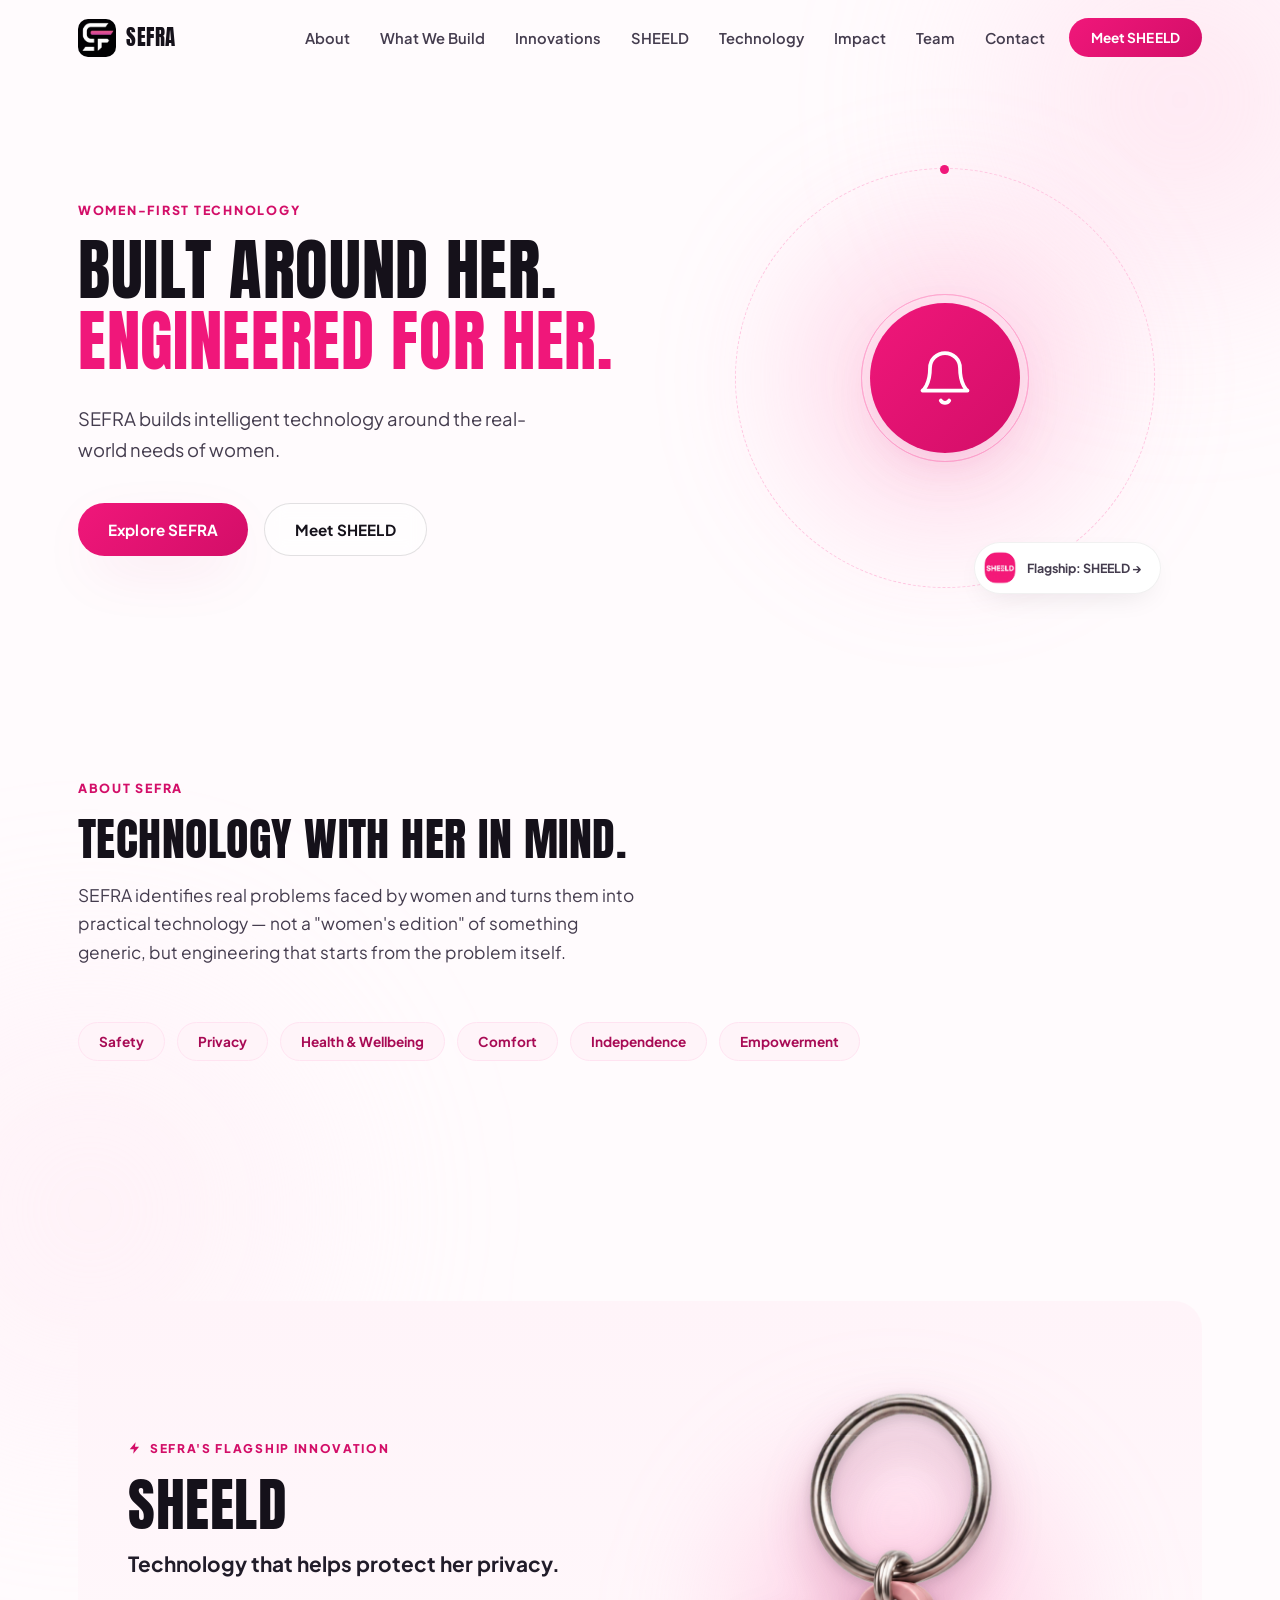
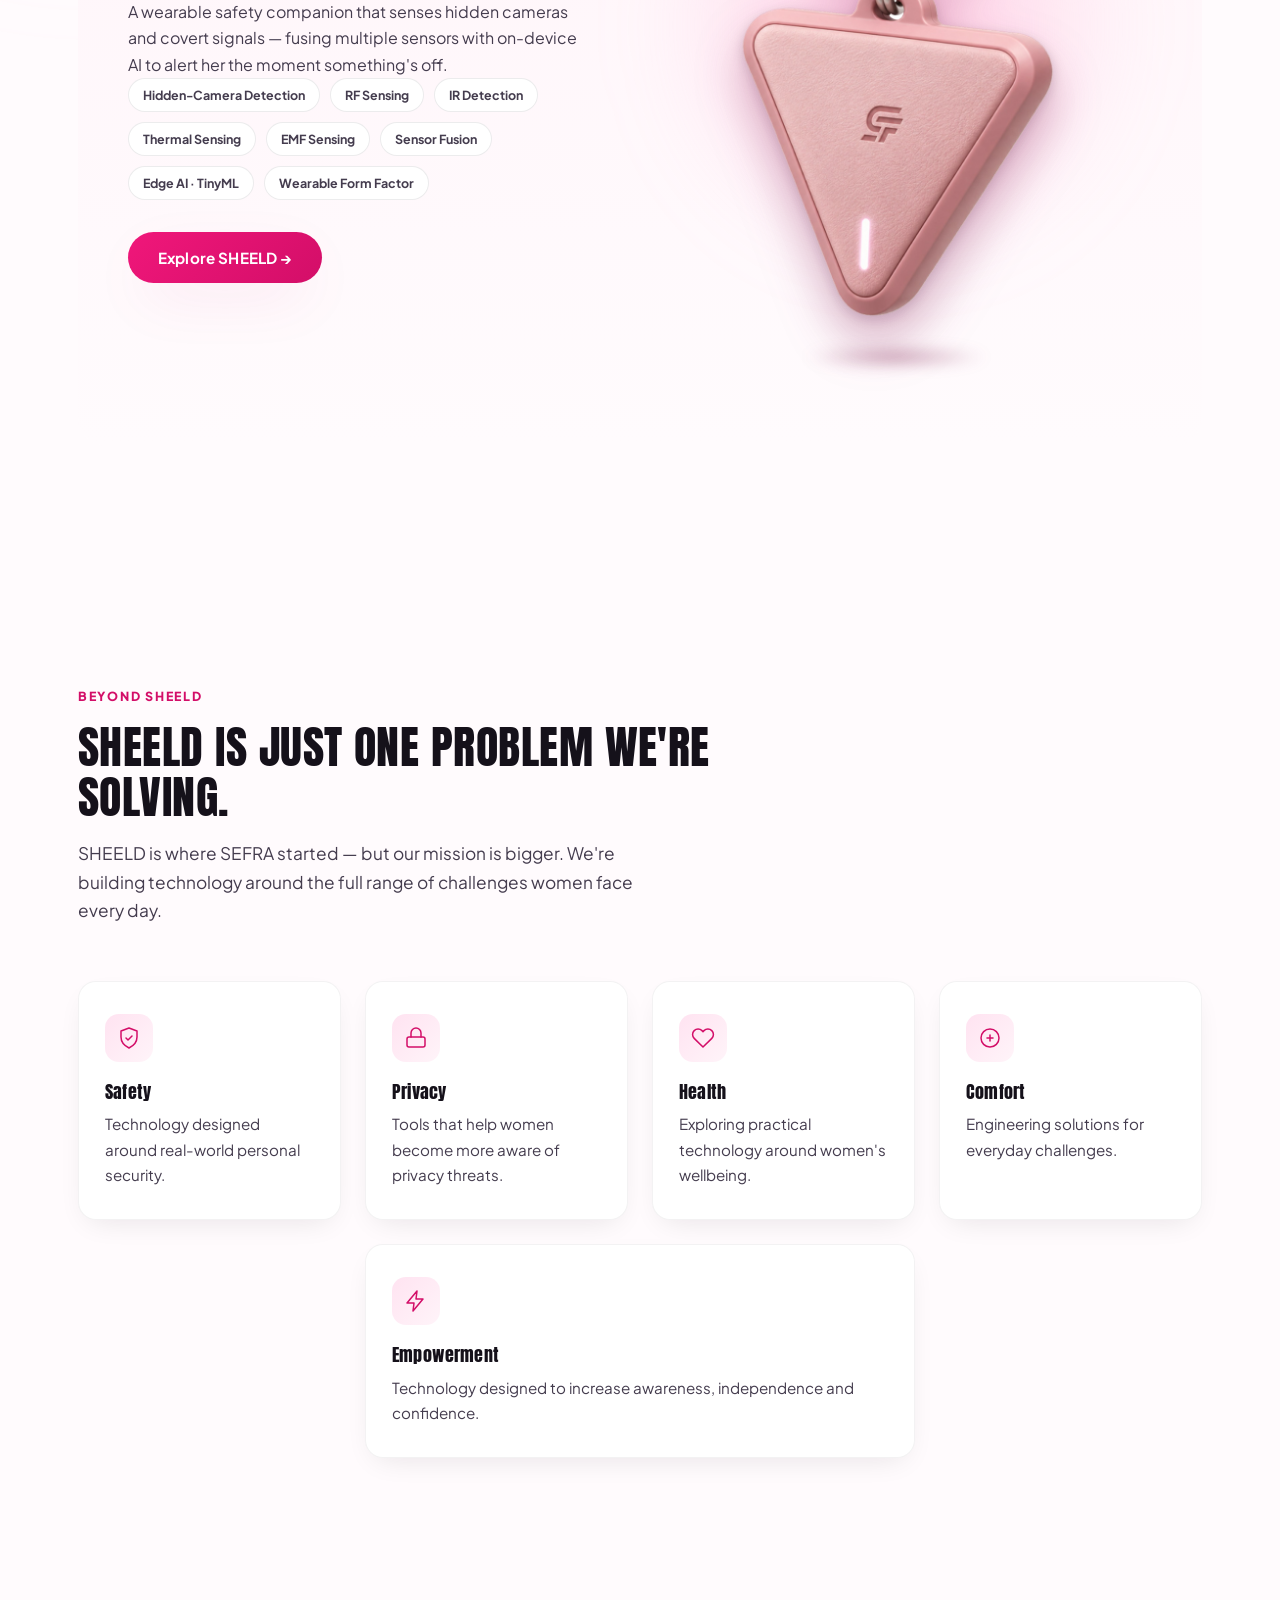
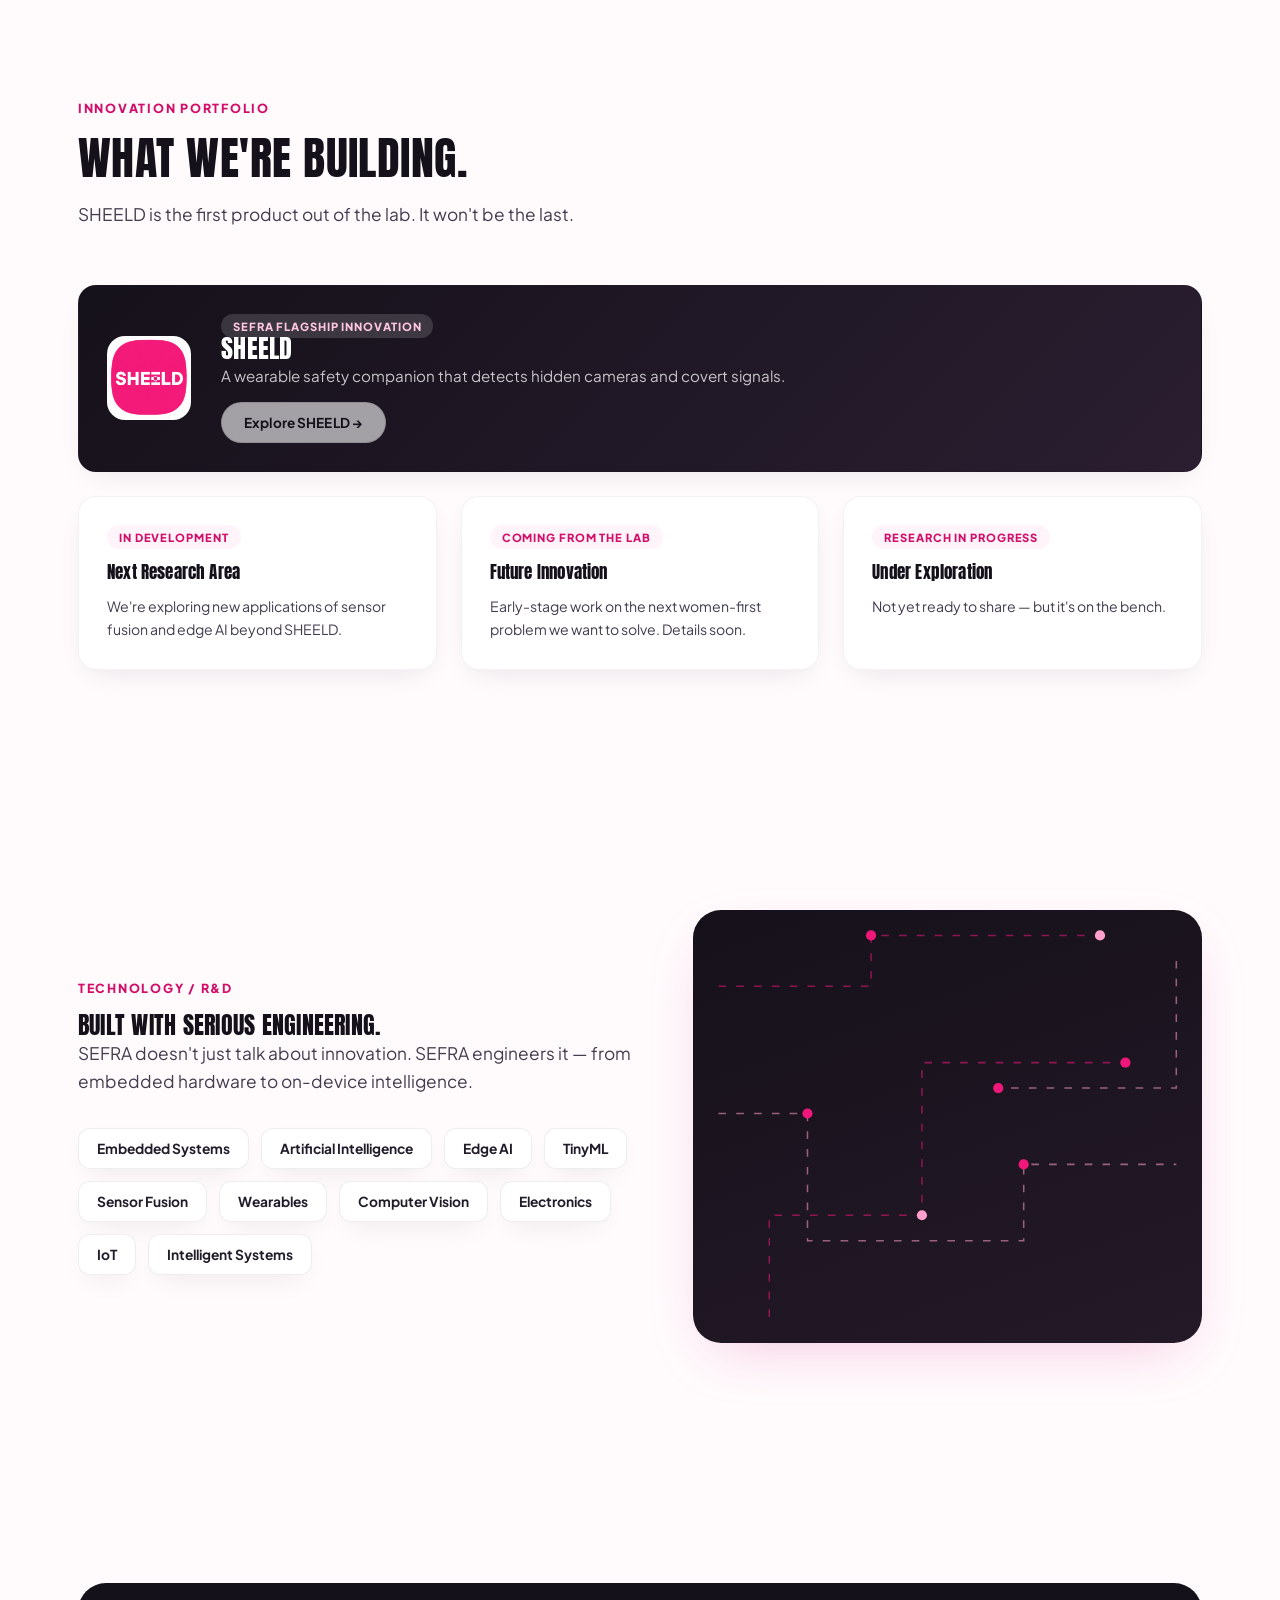
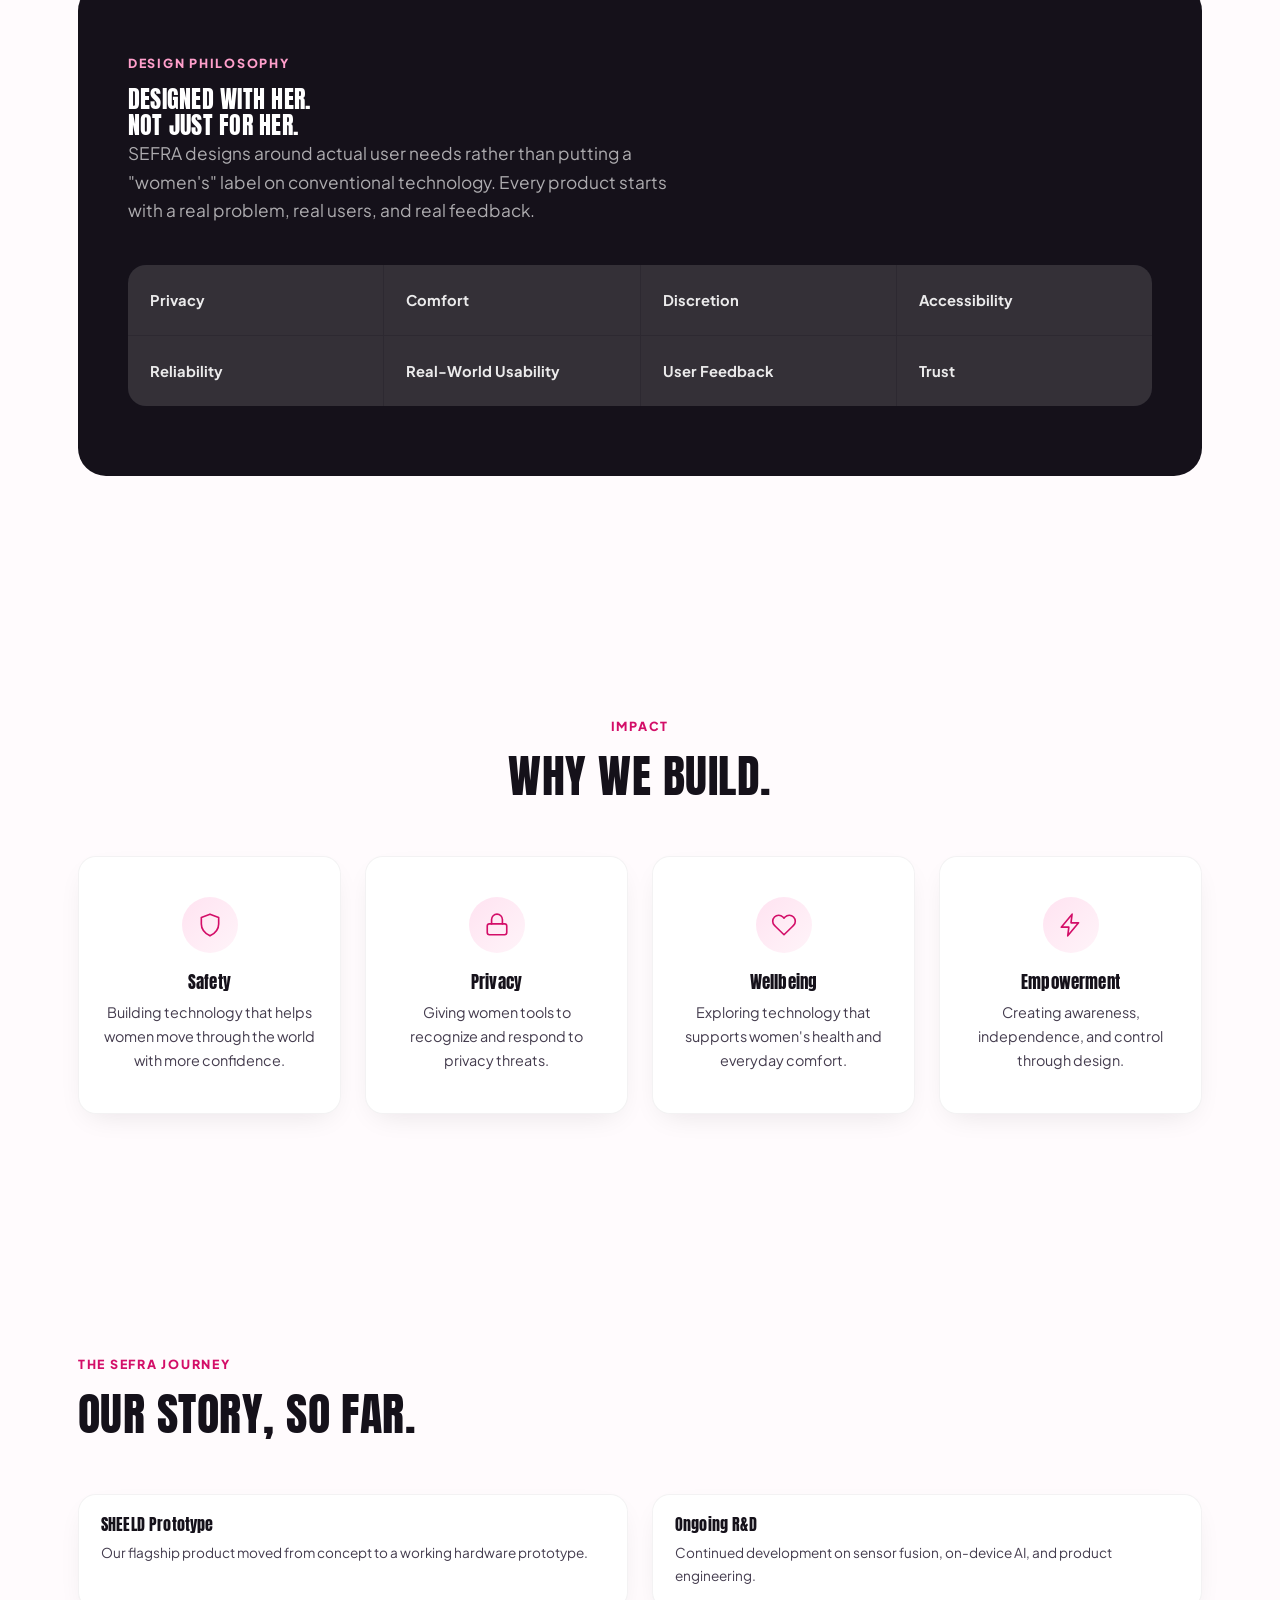
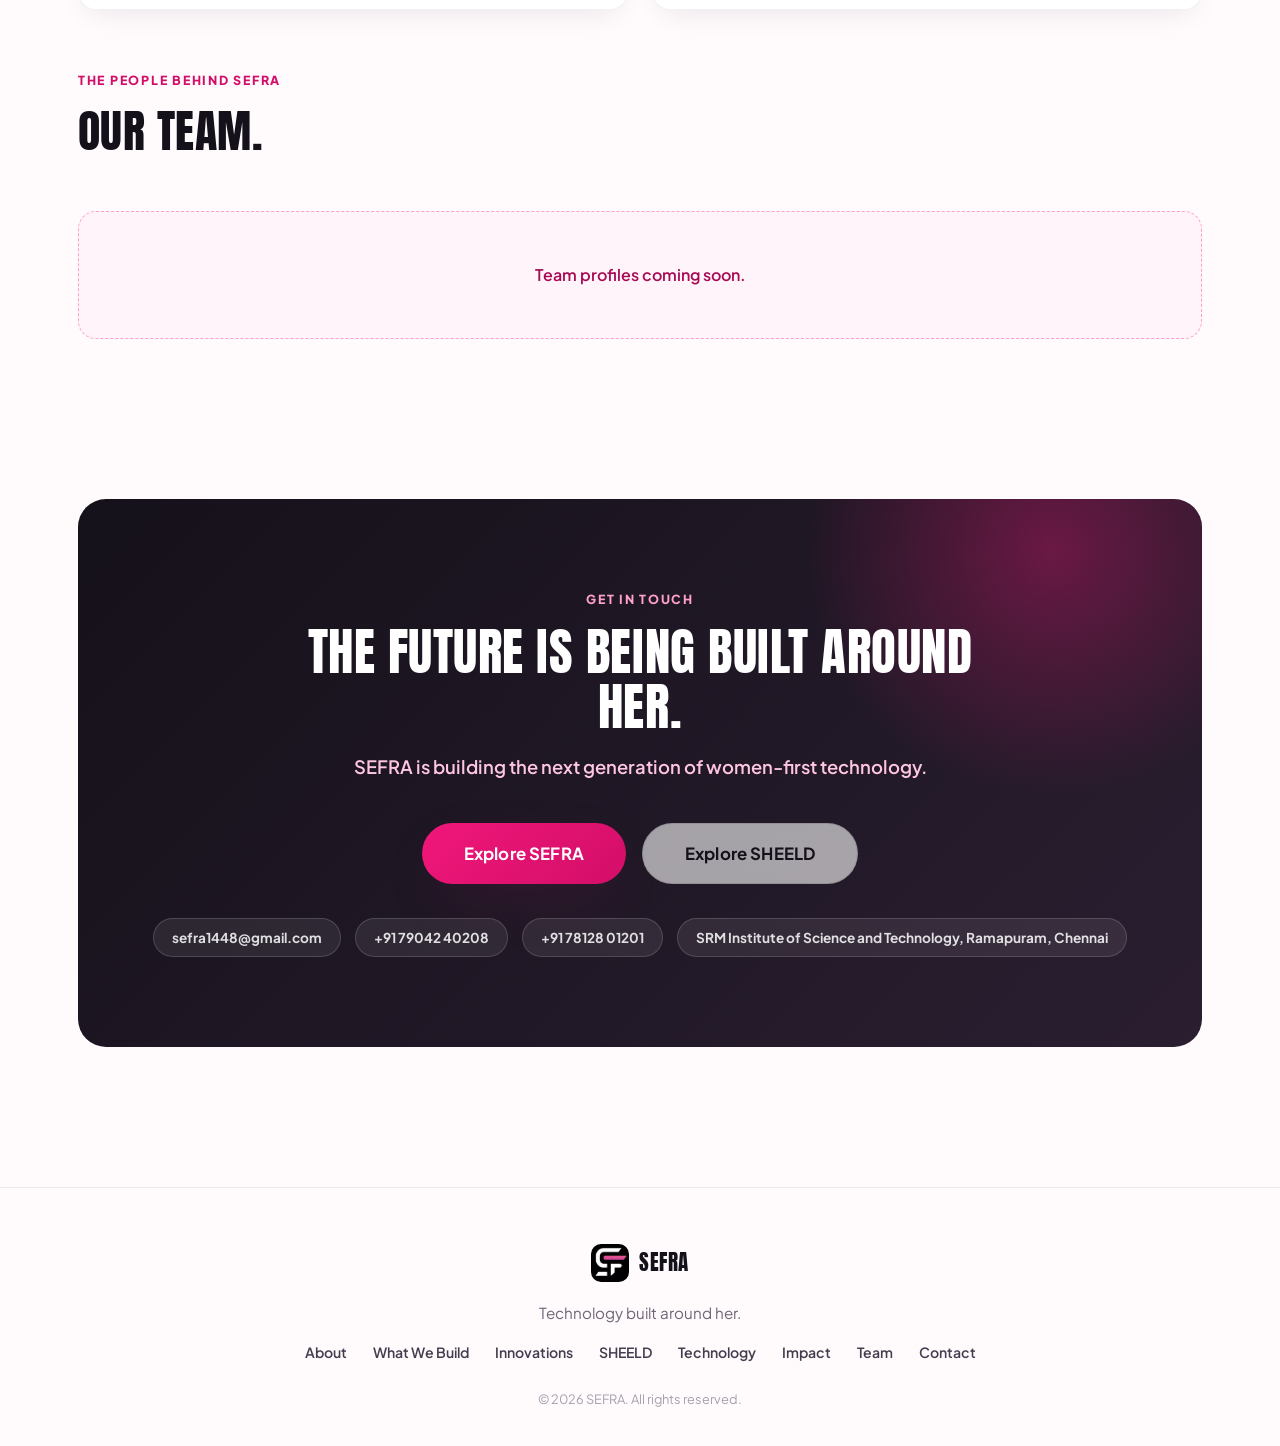
<file: index.html>
<!DOCTYPE html>
<html lang="en">
<head>
<meta charset="UTF-8">
<meta name="viewport" content="width=device-width, initial-scale=1.0">
<title>SEFRA — Technology Built Around Her</title>
<meta name="description" content="SEFRA is a women-first technology company building intelligent solutions around real-world needs — safety, privacy, health, comfort, and empowerment. Meet our flagship innovation, SHEELD.">
<link rel="icon" type="image/png" href="assets/sefra-mark.png">
<link rel="preconnect" href="https://fonts.googleapis.com">
<link rel="preconnect" href="https://fonts.gstatic.com" crossorigin>
<link href="https://fonts.googleapis.com/css2?family=Anton&family=Plus+Jakarta+Sans:wght@400;500;600;700;800&display=swap" rel="stylesheet">
<link rel="stylesheet" href="css/style.css">
</head>
<body>

<div class="bg-blob blob-a" aria-hidden="true"></div>
<div class="bg-blob blob-b" aria-hidden="true"></div>

<header class="nav" id="nav">
  <div class="nav-inner">
    <a href="#top" class="brand">
      <img src="assets/sefra-mark.png" alt="SEFRA" class="brand-mark">
      <span class="brand-word">SEFRA</span>
    </a>
    <nav class="nav-links" id="navLinks">
      <a href="#about">About</a>
      <a href="#what-we-build">What We Build</a>
      <a href="#innovations">Innovations</a>
      <a href="sheeld.html">SHEELD</a>
      <a href="#technology">Technology</a>
      <a href="#impact">Impact</a>
      <a href="#team">Team</a>
      <a href="#contact">Contact</a>
    </nav>
    <a href="sheeld.html" class="btn btn-primary btn-small nav-cta">Meet SHEELD</a>
    <button class="nav-toggle" id="navToggle" aria-label="Toggle menu" aria-expanded="false">
      <span></span><span></span><span></span>
    </button>
  </div>
</header>

<main id="top">

  <!-- 01 — SEFRA HERO -->
  <section class="hero">
    <div class="hero-inner">
      <div class="hero-copy reveal">
        <p class="eyebrow">WOMEN-FIRST TECHNOLOGY</p>
        <h1 class="hero-title">
          <span class="line line-ink">Built Around Her.</span>
          <span class="line line-pink">Engineered For Her.</span>
        </h1>
        <p class="hero-sub">SEFRA builds intelligent technology around the real-world needs of women.</p>
        <div class="hero-actions">
          <a href="#about" class="btn btn-primary">Explore SEFRA</a>
          <a href="sheeld.html" class="btn btn-ghost">Meet SHEELD</a>
        </div>
      </div>
      <div class="hero-visual reveal">
        <div class="hero-glow" aria-hidden="true"></div>
        <div class="pulse-visual">
          <div class="pulse-ring"></div>
          <div class="pulse-ring"></div>
          <div class="pulse-ring"></div>
          <div class="pulse-orbit" aria-hidden="true"></div>
          <div class="pulse-core">
            <svg viewBox="0 0 24 24" fill="none" stroke="currentColor" stroke-width="1.5" stroke-linecap="round" stroke-linejoin="round"><path d="M18 8a6 6 0 0 0-12 0c0 7-3 9-3 9h18s-3-2-3-9"></path><path d="M13.7 21a2 2 0 0 1-3.4 0"></path></svg>
          </div>
          <a href="sheeld.html" class="hero-flagship-chip">
            <img src="assets/logo.png" alt="SHEELD">
            <span>Flagship: SHEELD →</span>
          </a>
        </div>
      </div>
    </div>
  </section>

  <!-- 02 — SHORT SEFRA INTRO -->
  <section class="section" id="about">
    <div class="section-head reveal">
      <p class="eyebrow">ABOUT SEFRA</p>
      <h2>Technology with her in mind.</h2>
      <p class="section-sub">SEFRA identifies real problems faced by women and turns them into practical technology — not a "women's edition" of something generic, but engineering that starts from the problem itself.</p>
    </div>
    <div class="pill-row reveal">
      <span class="pill">Safety</span>
      <span class="pill">Privacy</span>
      <span class="pill">Health &amp; Wellbeing</span>
      <span class="pill">Comfort</span>
      <span class="pill">Independence</span>
      <span class="pill">Empowerment</span>
    </div>
  </section>

  <!-- 03 — SHEELD FLAGSHIP -->
  <section class="section" id="sheeld">
    <div class="flagship reveal">
      <div class="flagship-grid">
        <div class="flagship-copy">
          <p class="flagship-label">
            <svg width="14" height="14" viewBox="0 0 24 24" fill="currentColor"><path d="M13 2 3 14h7l-1 8 10-12h-7l1-8Z"></path></svg>
            SEFRA'S FLAGSHIP INNOVATION
          </p>
          <h2 class="flagship-name">SHEELD</h2>
          <p class="flagship-headline">Technology that helps protect her privacy.</p>
          <p class="flagship-copy-text">A wearable safety companion that senses hidden cameras and covert signals — fusing multiple sensors with on-device AI to alert her the moment something's off.</p>
          <div class="flagship-tags">
            <span class="flagship-tag">Hidden-Camera Detection</span>
            <span class="flagship-tag">RF Sensing</span>
            <span class="flagship-tag">IR Detection</span>
            <span class="flagship-tag">Thermal Sensing</span>
            <span class="flagship-tag">EMF Sensing</span>
            <span class="flagship-tag">Sensor Fusion</span>
            <span class="flagship-tag">Edge AI · TinyML</span>
            <span class="flagship-tag">Wearable Form Factor</span>
          </div>
          <a href="sheeld.html" class="btn btn-primary">Explore SHEELD →</a>
        </div>
        <div class="flagship-visual">
          <div class="device-stage">
            <div class="device-glow" aria-hidden="true"></div>
            <div class="device-float">
              <div class="device-tilt">
                <img class="device-img" src="assets/sheeld-device.png" alt="SHEELD wearable safety device" width="653" height="1100" loading="lazy" draggable="false">
                <span class="device-sheen" aria-hidden="true"></span>
              </div>
            </div>
            <div class="device-shadow" aria-hidden="true"></div>
          </div>
        </div>
      </div>
    </div>
  </section>

  <!-- 04 — RETURN TO SEFRA -->
  <section class="section" id="what-we-build">
    <div class="section-head reveal">
      <p class="eyebrow">BEYOND SHEELD</p>
      <h2>SHEELD is just one problem we're solving.</h2>
      <p class="section-sub">SHEELD is where SEFRA started — but our mission is bigger. We're building technology around the full range of challenges women face every day.</p>
    </div>
    <div class="grid grid-4">
      <div class="card reveal">
        <span class="card-icon" aria-hidden="true">
          <svg viewBox="0 0 24 24" fill="none" stroke="currentColor" stroke-width="1.5" stroke-linecap="round" stroke-linejoin="round"><path d="M12 2 4 5v6c0 5 3.4 8.7 8 11 4.6-2.3 8-6 8-11V5l-8-3z"></path><path d="m9 12 2 2 4-4"></path></svg>
        </span>
        <h3>Safety</h3>
        <p>Technology designed around real-world personal security.</p>
      </div>
      <div class="card reveal">
        <span class="card-icon" aria-hidden="true">
          <svg viewBox="0 0 24 24" fill="none" stroke="currentColor" stroke-width="1.5" stroke-linecap="round" stroke-linejoin="round"><rect x="3" y="11" width="18" height="10" rx="2"></rect><path d="M7 11V7a5 5 0 0 1 10 0v4"></path></svg>
        </span>
        <h3>Privacy</h3>
        <p>Tools that help women become more aware of privacy threats.</p>
      </div>
      <div class="card reveal">
        <span class="card-icon" aria-hidden="true">
          <svg viewBox="0 0 24 24" fill="none" stroke="currentColor" stroke-width="1.5" stroke-linecap="round" stroke-linejoin="round"><path d="M20.8 4.6a5.5 5.5 0 0 0-7.8 0L12 5.6l-1-1a5.5 5.5 0 1 0-7.8 7.8l1 1L12 21l7.8-7.6 1-1a5.5 5.5 0 0 0 0-7.8Z"></path></svg>
        </span>
        <h3>Health</h3>
        <p>Exploring practical technology around women's wellbeing.</p>
      </div>
      <div class="card reveal">
        <span class="card-icon" aria-hidden="true">
          <svg viewBox="0 0 24 24" fill="none" stroke="currentColor" stroke-width="1.5" stroke-linecap="round" stroke-linejoin="round"><circle cx="12" cy="12" r="9"></circle><path d="M9 12h6M12 9v6"></path></svg>
        </span>
        <h3>Comfort</h3>
        <p>Engineering solutions for everyday challenges.</p>
      </div>
    </div>
    <div class="grid grid-4 grid-next-row">
      <div class="card card-span-center reveal">
        <span class="card-icon" aria-hidden="true">
          <svg viewBox="0 0 24 24" fill="none" stroke="currentColor" stroke-width="1.5" stroke-linecap="round" stroke-linejoin="round"><path d="M13 2 3 14h7l-1 8 10-12h-7l1-8Z"></path></svg>
        </span>
        <h3>Empowerment</h3>
        <p>Technology designed to increase awareness, independence and confidence.</p>
      </div>
    </div>
  </section>

  <!-- 05 — INNOVATION PORTFOLIO -->
  <section class="section" id="innovations">
    <div class="section-head reveal">
      <p class="eyebrow">INNOVATION PORTFOLIO</p>
      <h2>What we're building.</h2>
      <p class="section-sub">SHEELD is the first product out of the lab. It won't be the last.</p>
    </div>
    <div class="portfolio-grid reveal">
      <div class="portfolio-card is-flagship">
        <div class="portfolio-thumb"><img src="assets/logo.png" alt="SHEELD"></div>
        <div>
          <span class="status-tag">SEFRA Flagship Innovation</span>
          <h4>SHEELD</h4>
          <p>A wearable safety companion that detects hidden cameras and covert signals.</p>
          <a href="sheeld.html" class="btn btn-ghost btn-small" style="margin-top:14px;">Explore SHEELD →</a>
        </div>
      </div>
      <div class="portfolio-card">
        <span class="status-tag">In Development</span>
        <h4>Next Research Area</h4>
        <p>We're exploring new applications of sensor fusion and edge AI beyond SHEELD.</p>
      </div>
      <div class="portfolio-card">
        <span class="status-tag">Coming From The Lab</span>
        <h4>Future Innovation</h4>
        <p>Early-stage work on the next women-first problem we want to solve. Details soon.</p>
      </div>
      <div class="portfolio-card">
        <span class="status-tag">Research In Progress</span>
        <h4>Under Exploration</h4>
        <p>Not yet ready to share — but it's on the bench.</p>
      </div>
    </div>
  </section>

  <!-- 06 — TECHNOLOGY / R&D -->
  <section class="section" id="technology">
    <div class="techrd-grid">
      <div class="reveal">
        <p class="eyebrow">TECHNOLOGY / R&amp;D</p>
        <h2>Built with serious engineering.</h2>
        <p class="section-sub">SEFRA doesn't just talk about innovation. SEFRA engineers it — from embedded hardware to on-device intelligence.</p>
        <div class="chip-cloud">
          <span class="chip">Embedded Systems</span>
          <span class="chip">Artificial Intelligence</span>
          <span class="chip">Edge AI</span>
          <span class="chip">TinyML</span>
          <span class="chip">Sensor Fusion</span>
          <span class="chip">Wearables</span>
          <span class="chip">Computer Vision</span>
          <span class="chip">Electronics</span>
          <span class="chip">IoT</span>
          <span class="chip">Intelligent Systems</span>
        </div>
      </div>
      <div class="circuit-visual reveal" aria-hidden="true">
        <svg viewBox="0 0 400 340">
          <path class="circuit-line" d="M20 60 H140 V20 H320"></path>
          <path class="circuit-line alt" d="M20 160 H90 V260 H260 V200 H380"></path>
          <path class="circuit-line" d="M60 320 V240 H180 V120 H340"></path>
          <path class="circuit-line alt" d="M380 40 V140 H240"></path>
          <circle class="circuit-node" cx="140" cy="20" r="4"></circle>
          <circle class="circuit-node n2" cx="320" cy="20" r="4"></circle>
          <circle class="circuit-node n3" cx="90" cy="160" r="4"></circle>
          <circle class="circuit-node" cx="260" cy="200" r="4"></circle>
          <circle class="circuit-node n2" cx="180" cy="240" r="4"></circle>
          <circle class="circuit-node n3" cx="340" cy="120" r="4"></circle>
          <circle class="circuit-node" cx="240" cy="140" r="4"></circle>
        </svg>
      </div>
    </div>
  </section>

  <!-- 07 — WOMEN-FIRST DESIGN PHILOSOPHY -->
  <section class="section" id="philosophy">
    <div class="philosophy-band reveal">
      <p class="eyebrow">DESIGN PHILOSOPHY</p>
      <h2>Designed with her.<br>Not just for her.</h2>
      <p class="section-sub">SEFRA designs around actual user needs rather than putting a "women's" label on conventional technology. Every product starts with a real problem, real users, and real feedback.</p>
      <div class="philosophy-grid">
        <div class="philosophy-item">Privacy</div>
        <div class="philosophy-item">Comfort</div>
        <div class="philosophy-item">Discretion</div>
        <div class="philosophy-item">Accessibility</div>
        <div class="philosophy-item">Reliability</div>
        <div class="philosophy-item">Real-World Usability</div>
        <div class="philosophy-item">User Feedback</div>
        <div class="philosophy-item">Trust</div>
      </div>
    </div>
  </section>

  <!-- 08 — IMPACT -->
  <section class="section" id="impact">
    <div class="section-head center reveal">
      <p class="eyebrow">IMPACT</p>
      <h2>Why we build.</h2>
    </div>
    <div class="impact-grid reveal">
      <div class="impact-card">
        <span class="impact-icon" aria-hidden="true">
          <svg viewBox="0 0 24 24" fill="none" stroke="currentColor" stroke-width="1.5" stroke-linecap="round" stroke-linejoin="round"><path d="M12 2 4 5v6c0 5 3.4 8.7 8 11 4.6-2.3 8-6 8-11V5l-8-3z"></path></svg>
        </span>
        <h4>Safety</h4>
        <p>Building technology that helps women move through the world with more confidence.</p>
      </div>
      <div class="impact-card">
        <span class="impact-icon" aria-hidden="true">
          <svg viewBox="0 0 24 24" fill="none" stroke="currentColor" stroke-width="1.5" stroke-linecap="round" stroke-linejoin="round"><rect x="3" y="11" width="18" height="10" rx="2"></rect><path d="M7 11V7a5 5 0 0 1 10 0v4"></path></svg>
        </span>
        <h4>Privacy</h4>
        <p>Giving women tools to recognize and respond to privacy threats.</p>
      </div>
      <div class="impact-card">
        <span class="impact-icon" aria-hidden="true">
          <svg viewBox="0 0 24 24" fill="none" stroke="currentColor" stroke-width="1.5" stroke-linecap="round" stroke-linejoin="round"><path d="M20.8 4.6a5.5 5.5 0 0 0-7.8 0L12 5.6l-1-1a5.5 5.5 0 1 0-7.8 7.8l1 1L12 21l7.8-7.6 1-1a5.5 5.5 0 0 0 0-7.8Z"></path></svg>
        </span>
        <h4>Wellbeing</h4>
        <p>Exploring technology that supports women's health and everyday comfort.</p>
      </div>
      <div class="impact-card">
        <span class="impact-icon" aria-hidden="true">
          <svg viewBox="0 0 24 24" fill="none" stroke="currentColor" stroke-width="1.5" stroke-linecap="round" stroke-linejoin="round"><path d="M13 2 3 14h7l-1 8 10-12h-7l1-8Z"></path></svg>
        </span>
        <h4>Empowerment</h4>
        <p>Creating awareness, independence, and control through design.</p>
      </div>
    </div>
  </section>

  <!-- 09 — SEFRA STORY + TEAM -->
  <section class="section" id="team">
    <div class="section-head reveal">
      <p class="eyebrow">THE SEFRA JOURNEY</p>
      <h2>Our story, so far.</h2>
    </div>
    <div class="timeline-lite reveal">
      <div class="timeline-lite-item">
        <h4>SHEELD Prototype</h4>
        <p>Our flagship product moved from concept to a working hardware prototype.</p>
      </div>
      <div class="timeline-lite-item">
        <h4>Ongoing R&amp;D</h4>
        <p>Continued development on sensor fusion, on-device AI, and product engineering.</p>
      </div>
    </div>
    <div class="section-head reveal">
      <p class="eyebrow">THE PEOPLE BEHIND SEFRA</p>
      <h2>Our team.</h2>
    </div>
    <div class="team-note reveal">
      <p>Team profiles coming soon.</p>
    </div>
  </section>

  <!-- 10 — CONTACT / FINAL CTA -->
  <section class="cta-section" id="contact">
    <div class="cta-card contact-card reveal">
      <p class="eyebrow eyebrow-light">GET IN TOUCH</p>
      <h2>The future is being built around her.</h2>
      <p class="cta-tagline">SEFRA is building the next generation of women-first technology.</p>
      <div class="cta-actions">
        <a href="#about" class="btn btn-primary btn-large">Explore SEFRA</a>
        <a href="sheeld.html" class="btn btn-ghost btn-large">Explore SHEELD</a>
      </div>
      <div class="contact-details">
        <a href="mailto:sefra1448@gmail.com" class="contact-pill">sefra1448@gmail.com</a>
        <a href="tel:+917904240208" class="contact-pill">+91 79042 40208</a>
        <a href="tel:+917812801201" class="contact-pill">+91 78128 01201</a>
        <span class="contact-pill">SRM Institute of Science and Technology, Ramapuram, Chennai</span>
      </div>
    </div>
  </section>

</main>

<footer class="footer">
  <div class="footer-inner">
    <div class="footer-brand">
      <img src="assets/sefra-mark.png" alt="SEFRA" class="brand-mark">
      <span class="brand-word">SEFRA</span>
    </div>
    <p class="footer-tagline">Technology built around her.</p>
    <nav class="footer-links">
      <a href="#about">About</a>
      <a href="#what-we-build">What We Build</a>
      <a href="#innovations">Innovations</a>
      <a href="sheeld.html">SHEELD</a>
      <a href="#technology">Technology</a>
      <a href="#impact">Impact</a>
      <a href="#team">Team</a>
      <a href="#contact">Contact</a>
    </nav>
    <p class="footer-copy">© 2026 SEFRA. All rights reserved.</p>
  </div>
</footer>

<script src="js/main.js"></script>
</body>
</html>
</file>
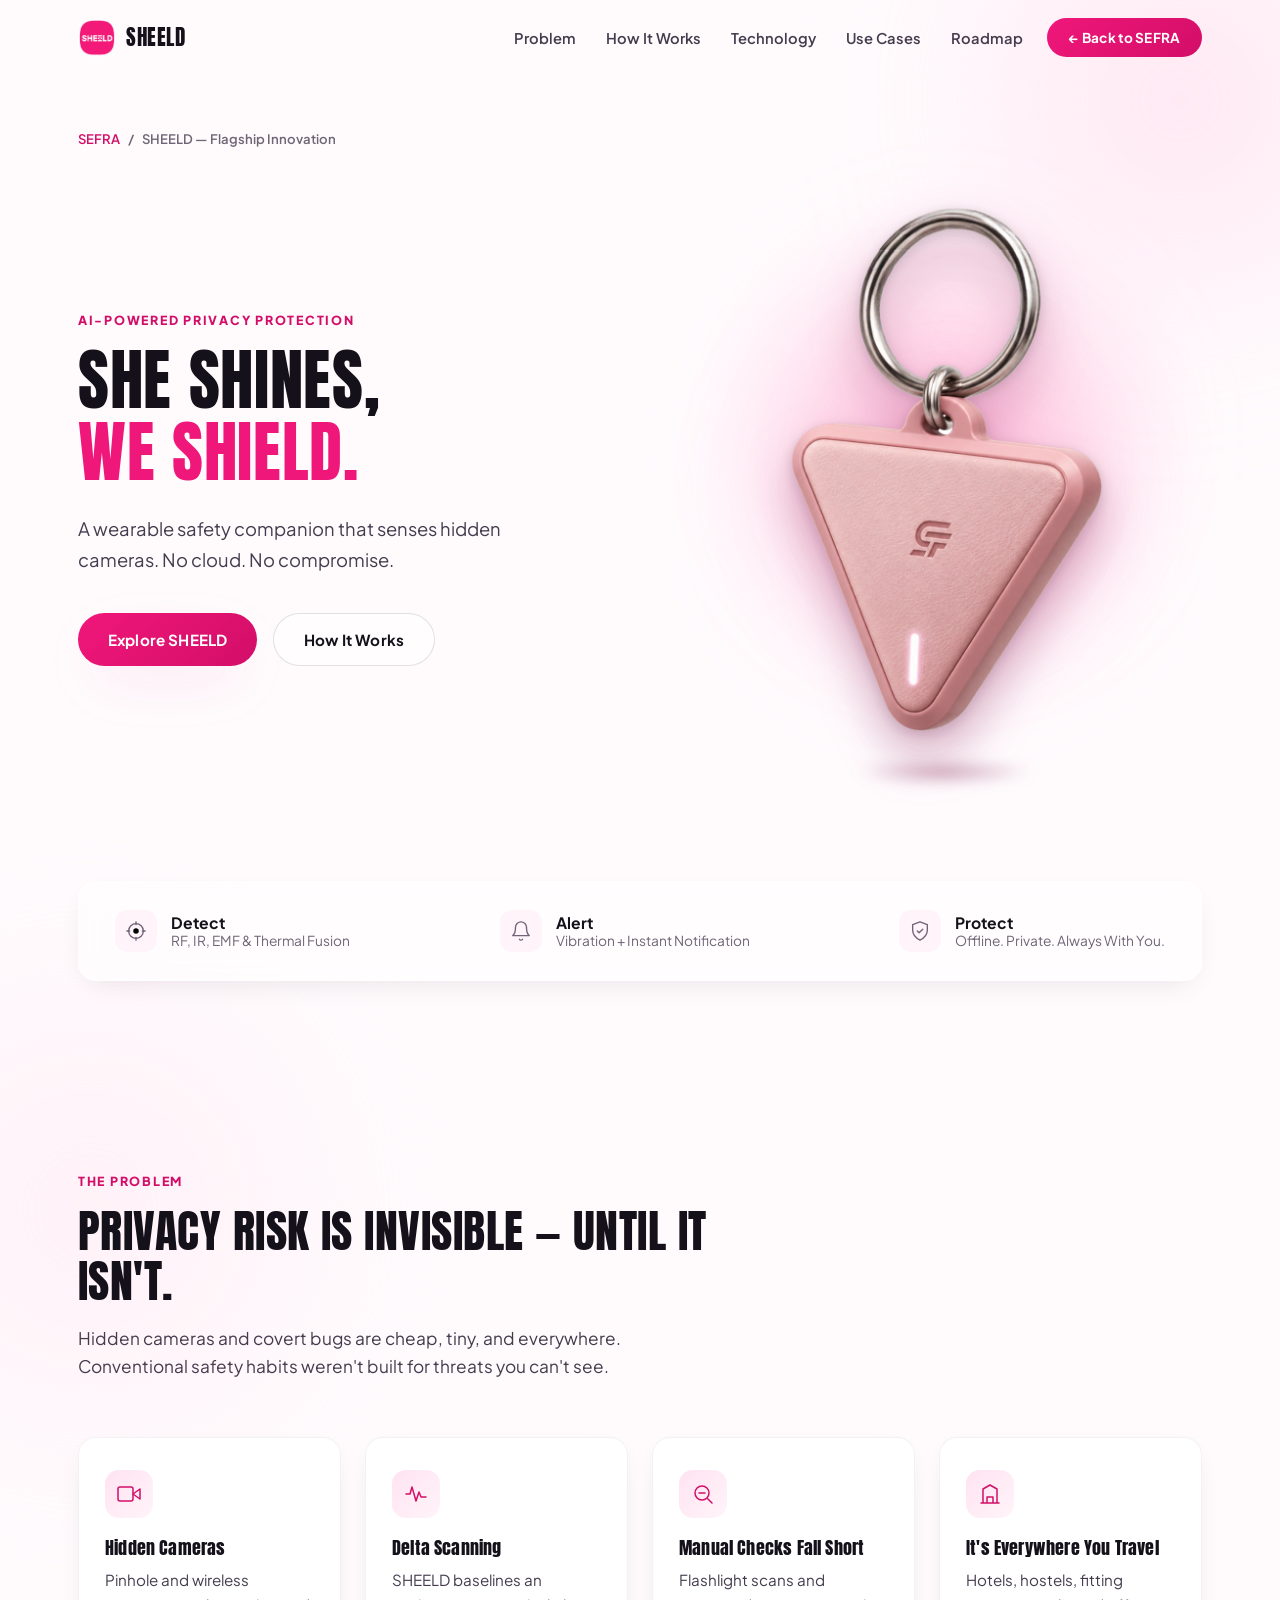
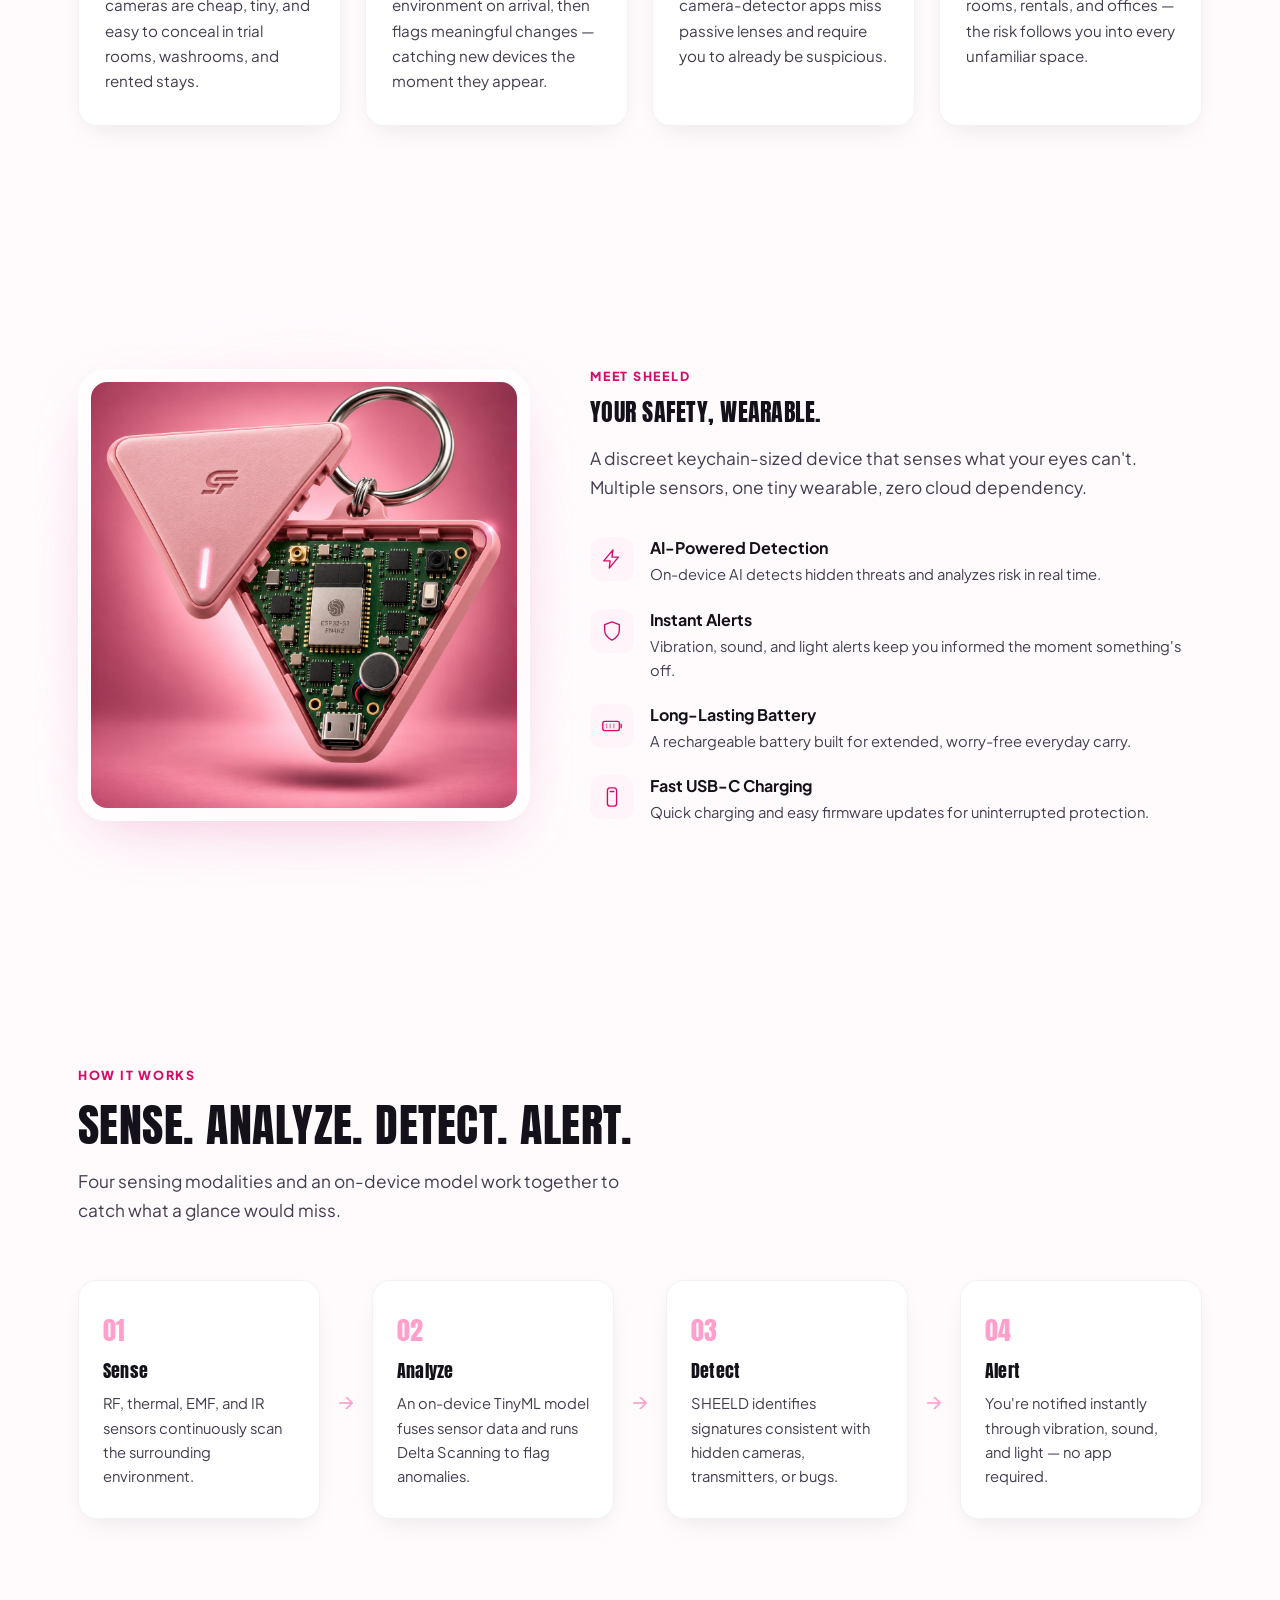
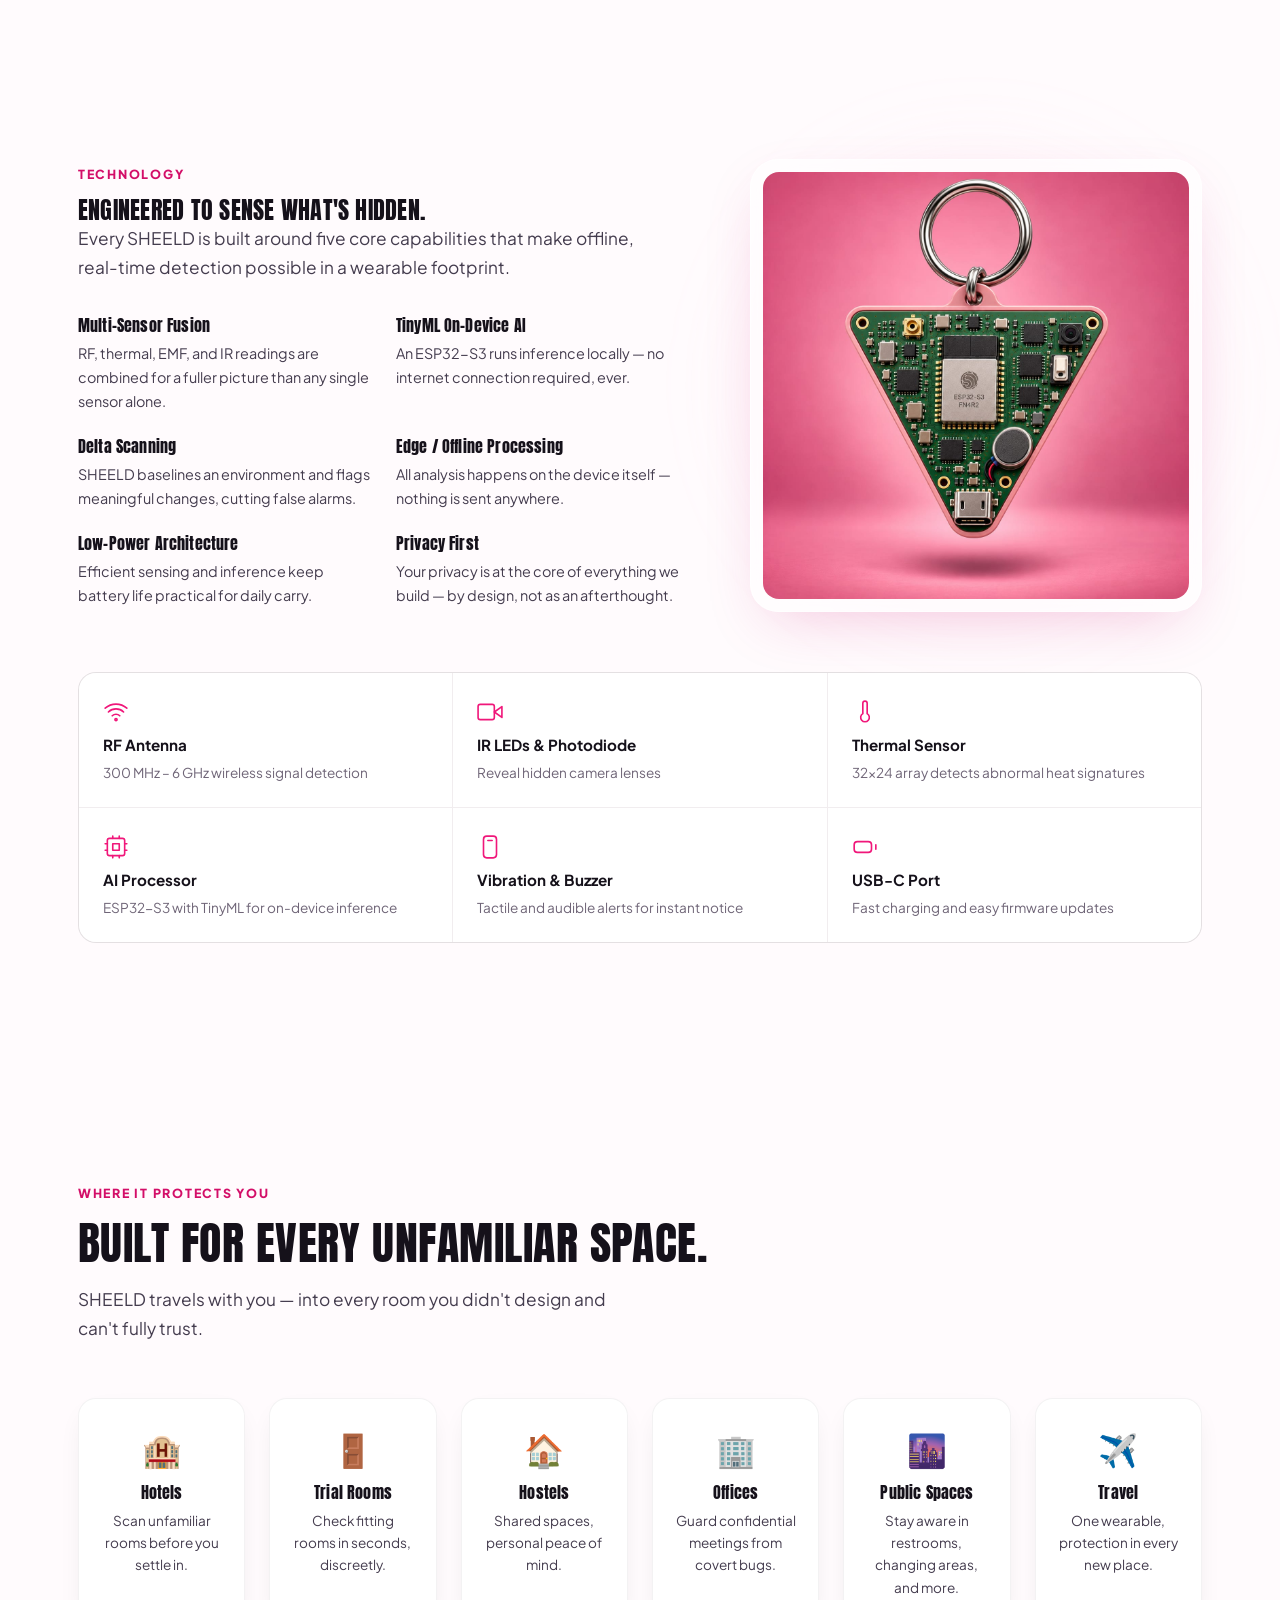
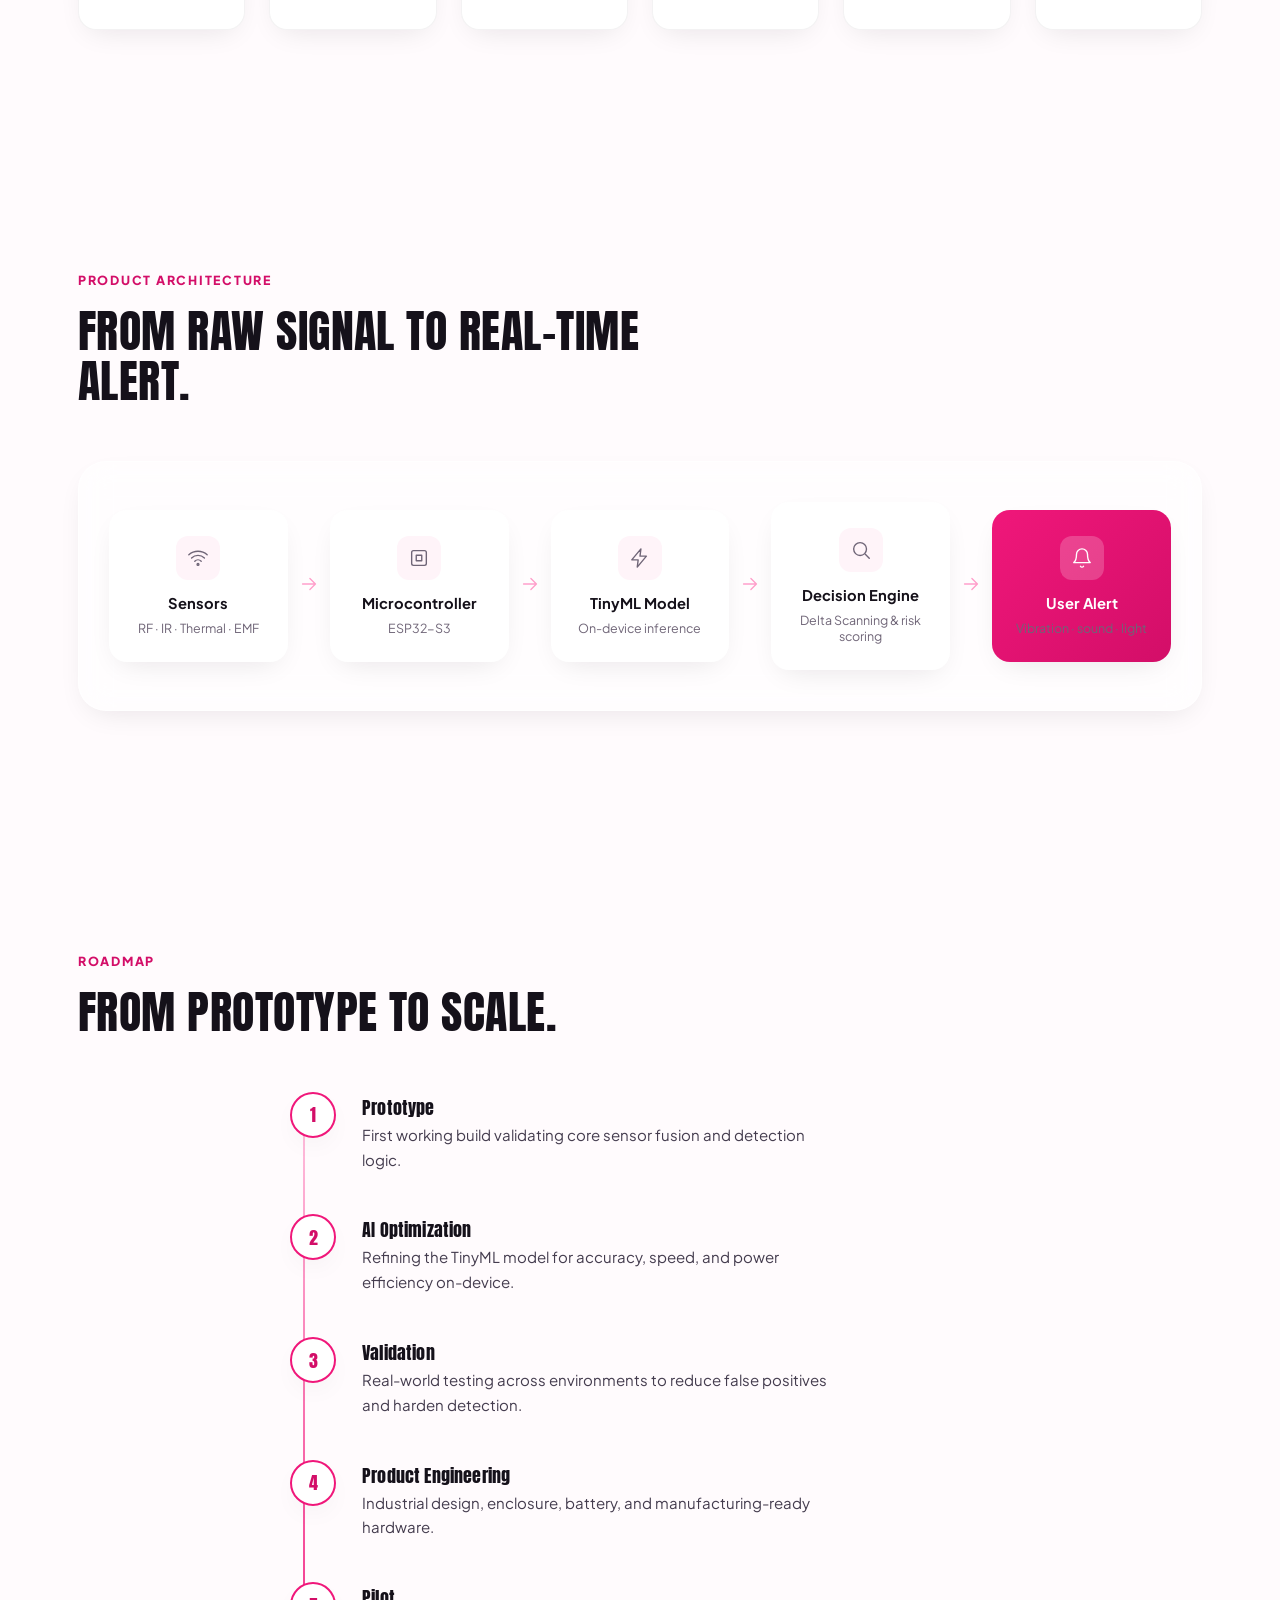
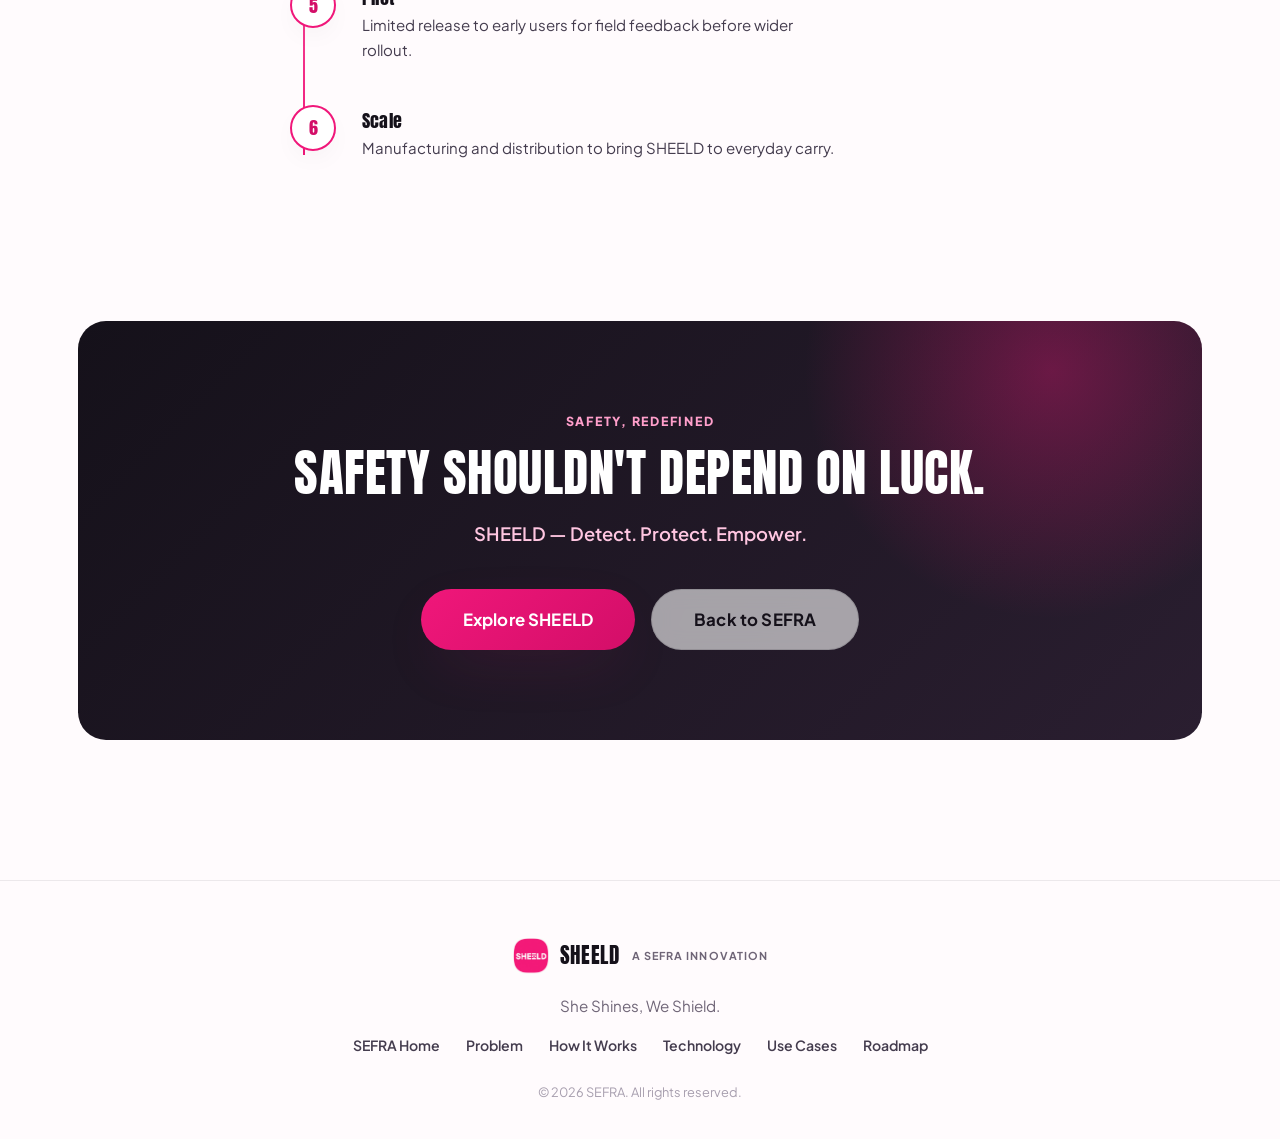
<file: sheeld.html>
<!DOCTYPE html>
<html lang="en">
<head>
<meta charset="UTF-8">
<meta name="viewport" content="width=device-width, initial-scale=1.0">
<title>SHEELD — A SEFRA Innovation | AI-Powered Privacy Protection</title>
<meta name="description" content="SHEELD is SEFRA's flagship wearable — an AI safety companion that senses hidden cameras, RF bugs, and abnormal heat, then alerts you instantly. Offline. Private. Always with you.">
<link rel="icon" type="image/png" href="assets/logo.png">
<link rel="preconnect" href="https://fonts.googleapis.com">
<link rel="preconnect" href="https://fonts.gstatic.com" crossorigin>
<link href="https://fonts.googleapis.com/css2?family=Anton&family=Plus+Jakarta+Sans:wght@400;500;600;700;800&display=swap" rel="stylesheet">
<link rel="stylesheet" href="css/style.css">
</head>
<body>

<div class="bg-blob blob-a" aria-hidden="true"></div>
<div class="bg-blob blob-b" aria-hidden="true"></div>

<header class="nav" id="nav">
  <div class="nav-inner">
    <a href="index.html" class="brand">
      <img src="assets/logo.png" alt="SHEELD" class="brand-mark">
      <span class="brand-word">SHEELD</span>
    </a>
    <nav class="nav-links" id="navLinks">
      <a href="#problem">Problem</a>
      <a href="#how-it-works">How It Works</a>
      <a href="#technology">Technology</a>
      <a href="#use-cases">Use Cases</a>
      <a href="#roadmap">Roadmap</a>
    </nav>
    <a href="index.html" class="btn btn-primary btn-small nav-cta">← Back to SEFRA</a>
    <button class="nav-toggle" id="navToggle" aria-label="Toggle menu" aria-expanded="false">
      <span></span><span></span><span></span>
    </button>
  </div>
</header>

<main id="top">

  <div class="crumb-bar">
    <p class="crumb-bar-inner">
      <a href="index.html">SEFRA</a> <span>/</span> <span>SHEELD — Flagship Innovation</span>
    </p>
  </div>

  <!-- HERO -->
  <section class="hero" style="padding-top:36px;">
    <div class="hero-inner">
      <div class="hero-copy reveal">
        <p class="eyebrow">AI-POWERED PRIVACY PROTECTION</p>
        <h1 class="hero-title">
          <span class="line line-ink">She Shines,</span>
          <span class="line line-pink">We Shield.</span>
        </h1>
        <p class="hero-sub">A wearable safety companion that senses hidden cameras. No cloud. No compromise.</p>
        <div class="hero-actions">
          <a href="#meet" class="btn btn-primary">Explore SHEELD</a>
          <a href="#how-it-works" class="btn btn-ghost">How It Works</a>
        </div>
      </div>
      <div class="hero-visual reveal">
        <div class="hero-glow" aria-hidden="true"></div>
        <div class="device-stage">
          <div class="device-glow" aria-hidden="true"></div>
          <div class="device-float">
            <div class="device-tilt">
              <img class="device-img" src="assets/sheeld-device.png" alt="SHEELD wearable safety device" width="653" height="1100" loading="eager" draggable="false">
              <span class="device-sheen" aria-hidden="true"></span>
            </div>
          </div>
          <div class="device-shadow" aria-hidden="true"></div>
        </div>
      </div>
    </div>
    <div class="hero-strip reveal">
      <div class="strip-item">
        <span class="strip-icon" aria-hidden="true">
          <svg viewBox="0 0 24 24"><circle cx="12" cy="12" r="3"></circle><circle cx="12" cy="12" r="8" fill="none" stroke="currentColor" stroke-width="1.5"></circle><path d="M12 2v3M12 19v3M2 12h3M19 12h3" stroke="currentColor" stroke-width="1.5" stroke-linecap="round"></path></svg>
        </span>
        <div><strong>Detect</strong><span>RF, IR, EMF &amp; Thermal Fusion</span></div>
      </div>
      <div class="strip-item">
        <span class="strip-icon" aria-hidden="true">
          <svg viewBox="0 0 24 24" fill="none" stroke="currentColor" stroke-width="1.5" stroke-linecap="round" stroke-linejoin="round"><path d="M18 8a6 6 0 0 0-12 0c0 7-3 9-3 9h18s-3-2-3-9"></path><path d="M13.7 21a2 2 0 0 1-3.4 0"></path></svg>
        </span>
        <div><strong>Alert</strong><span>Vibration + Instant Notification</span></div>
      </div>
      <div class="strip-item">
        <span class="strip-icon" aria-hidden="true">
          <svg viewBox="0 0 24 24" fill="none" stroke="currentColor" stroke-width="1.5" stroke-linecap="round" stroke-linejoin="round"><path d="M12 2 4 5v6c0 5 3.4 8.7 8 11 4.6-2.3 8-6 8-11V5l-8-3z"></path><path d="m9 12 2 2 4-4"></path></svg>
        </span>
        <div><strong>Protect</strong><span>Offline. Private. Always With You.</span></div>
      </div>
    </div>
  </section>

  <!-- PROBLEM -->
  <section class="section" id="problem">
    <div class="section-head reveal">
      <p class="eyebrow">THE PROBLEM</p>
      <h2>Privacy risk is invisible — until it isn't.</h2>
      <p class="section-sub">Hidden cameras and covert bugs are cheap, tiny, and everywhere. Conventional safety habits weren't built for threats you can't see.</p>
    </div>
    <div class="grid grid-4">
      <div class="card reveal">
        <span class="card-icon" aria-hidden="true">
          <svg viewBox="0 0 24 24" fill="none" stroke="currentColor" stroke-width="1.5" stroke-linecap="round" stroke-linejoin="round"><path d="M23 7 16 12l7 5V7Z"></path><rect x="1" y="5" width="15" height="14" rx="2"></rect></svg>
        </span>
        <h3>Hidden Cameras</h3>
        <p>Pinhole and wireless cameras are cheap, tiny, and easy to conceal in trial rooms, washrooms, and rented stays.</p>
      </div>
      <div class="card reveal">
        <span class="card-icon" aria-hidden="true">
          <svg viewBox="0 0 24 24" fill="none" stroke="currentColor" stroke-width="1.5" stroke-linecap="round" stroke-linejoin="round"><path d="M2 12h4l2-7 4 14 3-9 2 5h5"></path></svg>
        </span>
        <h3>Delta Scanning</h3>
        <p>SHEELD baselines an environment on arrival, then flags meaningful changes — catching new devices the moment they appear.</p>
      </div>
      <div class="card reveal">
        <span class="card-icon" aria-hidden="true">
          <svg viewBox="0 0 24 24" fill="none" stroke="currentColor" stroke-width="1.5" stroke-linecap="round" stroke-linejoin="round"><circle cx="11" cy="11" r="7"></circle><path d="m21 21-4.3-4.3M8 11h6"></path></svg>
        </span>
        <h3>Manual Checks Fall Short</h3>
        <p>Flashlight scans and camera-detector apps miss passive lenses and require you to already be suspicious.</p>
      </div>
      <div class="card reveal">
        <span class="card-icon" aria-hidden="true">
          <svg viewBox="0 0 24 24" fill="none" stroke="currentColor" stroke-width="1.5" stroke-linecap="round" stroke-linejoin="round"><path d="M3 21h18M5 21V7l7-4 7 4v14M9 21v-6h6v6"></path></svg>
        </span>
        <h3>It's Everywhere You Travel</h3>
        <p>Hotels, hostels, fitting rooms, rentals, and offices — the risk follows you into every unfamiliar space.</p>
      </div>
    </div>
  </section>

  <!-- MEET SHEELD -->
  <section class="section" id="meet">
    <div class="meet-grid">
      <div class="meet-visual reveal">
        <div class="meet-glow" aria-hidden="true"></div>
        <div class="meet-card">
          <img src="assets/sheeld-open.jpg" alt="SHEELD opened up to show the ESP32-S3 sensor board inside" width="1254" height="1254" loading="lazy">
        </div>
      </div>
      <div class="meet-copy reveal">
        <p class="eyebrow">MEET SHEELD</p>
        <h2>Your safety, wearable.</h2>
        <p class="section-sub">A discreet keychain-sized device that senses what your eyes can't. Multiple sensors, one tiny wearable, zero cloud dependency.</p>
        <ul class="feature-list">
          <li>
            <span class="feature-icon" aria-hidden="true">
              <svg viewBox="0 0 24 24" fill="none" stroke="currentColor" stroke-width="1.5" stroke-linecap="round" stroke-linejoin="round"><path d="M13 2 3 14h7l-1 8 10-12h-7l1-8Z"></path></svg>
            </span>
            <div><strong>AI-Powered Detection</strong><p>On-device AI detects hidden threats and analyzes risk in real time.</p></div>
          </li>
          <li>
            <span class="feature-icon" aria-hidden="true">
              <svg viewBox="0 0 24 24" fill="none" stroke="currentColor" stroke-width="1.5" stroke-linecap="round" stroke-linejoin="round"><path d="M12 2 4 5v6c0 5 3.4 8.7 8 11 4.6-2.3 8-6 8-11V5l-8-3z"></path></svg>
            </span>
            <div><strong>Instant Alerts</strong><p>Vibration, sound, and light alerts keep you informed the moment something's off.</p></div>
          </li>
          <li>
            <span class="feature-icon" aria-hidden="true">
              <svg viewBox="0 0 24 24" fill="none" stroke="currentColor" stroke-width="1.5" stroke-linecap="round" stroke-linejoin="round"><rect x="2" y="7" width="18" height="10" rx="2"></rect><path d="M22 10v4"></path><path d="M6 10v4M10 10v4M14 10v4" stroke-opacity=".5"></path></svg>
            </span>
            <div><strong>Long-Lasting Battery</strong><p>A rechargeable battery built for extended, worry-free everyday carry.</p></div>
          </li>
          <li>
            <span class="feature-icon" aria-hidden="true">
              <svg viewBox="0 0 24 24" fill="none" stroke="currentColor" stroke-width="1.5" stroke-linecap="round" stroke-linejoin="round"><rect x="7" y="2" width="10" height="20" rx="3"></rect><path d="M10 6h4"></path></svg>
            </span>
            <div><strong>Fast USB-C Charging</strong><p>Quick charging and easy firmware updates for uninterrupted protection.</p></div>
          </li>
        </ul>
      </div>
    </div>
  </section>

  <!-- HOW IT WORKS -->
  <section class="section" id="how-it-works">
    <div class="section-head reveal">
      <p class="eyebrow">HOW IT WORKS</p>
      <h2>Sense. Analyze. Detect. Alert.</h2>
      <p class="section-sub">Four sensing modalities and an on-device model work together to catch what a glance would miss.</p>
    </div>
    <div class="flow">
      <div class="flow-step reveal">
        <div class="flow-num">01</div>
        <h3>Sense</h3>
        <p>RF, thermal, EMF, and IR sensors continuously scan the surrounding environment.</p>
      </div>
      <div class="flow-arrow" aria-hidden="true">→</div>
      <div class="flow-step reveal">
        <div class="flow-num">02</div>
        <h3>Analyze</h3>
        <p>An on-device TinyML model fuses sensor data and runs Delta Scanning to flag anomalies.</p>
      </div>
      <div class="flow-arrow" aria-hidden="true">→</div>
      <div class="flow-step reveal">
        <div class="flow-num">03</div>
        <h3>Detect</h3>
        <p>SHEELD identifies signatures consistent with hidden cameras, transmitters, or bugs.</p>
      </div>
      <div class="flow-arrow" aria-hidden="true">→</div>
      <div class="flow-step reveal">
        <div class="flow-num">04</div>
        <h3>Alert</h3>
        <p>You're notified instantly through vibration, sound, and light — no app required.</p>
      </div>
    </div>
  </section>

  <!-- TECHNOLOGY -->
  <section class="section" id="technology">
    <div class="tech-grid">
      <div class="tech-copy reveal">
        <p class="eyebrow">TECHNOLOGY</p>
        <h2>Engineered to sense what's hidden.</h2>
        <p class="section-sub">Every SHEELD is built around five core capabilities that make offline, real-time detection possible in a wearable footprint.</p>
        <div class="grid grid-2 tech-pillars">
          <div class="pillar">
            <h4>Multi-Sensor Fusion</h4>
            <p>RF, thermal, EMF, and IR readings are combined for a fuller picture than any single sensor alone.</p>
          </div>
          <div class="pillar">
            <h4>TinyML On-Device AI</h4>
            <p>An ESP32-S3 runs inference locally — no internet connection required, ever.</p>
          </div>
          <div class="pillar">
            <h4>Delta Scanning</h4>
            <p>SHEELD baselines an environment and flags meaningful changes, cutting false alarms.</p>
          </div>
          <div class="pillar">
            <h4>Edge / Offline Processing</h4>
            <p>All analysis happens on the device itself — nothing is sent anywhere.</p>
          </div>
          <div class="pillar">
            <h4>Low-Power Architecture</h4>
            <p>Efficient sensing and inference keep battery life practical for daily carry.</p>
          </div>
          <div class="pillar">
            <h4>Privacy First</h4>
            <p>Your privacy is at the core of everything we build — by design, not as an afterthought.</p>
          </div>
        </div>
      </div>
      <div class="tech-visual reveal">
        <div class="tech-glow" aria-hidden="true"></div>
        <div class="tech-card">
          <img src="assets/sheeld-board.jpg" alt="SHEELD circuit board with ESP32-S3, RF connector, camera sensor and vibration motor" width="1254" height="1254" loading="lazy">
        </div>
      </div>
    </div>
    <div class="spec-strip reveal">
      <div class="spec-item">
        <svg viewBox="0 0 24 24" fill="none" stroke="currentColor" stroke-width="1.5" stroke-linecap="round" stroke-linejoin="round"><path d="M2 8.5a15 15 0 0 1 20 0M5 12a10 10 0 0 1 14 0M8.5 15.5a5 5 0 0 1 7 0"></path><circle cx="12" cy="19" r="1"></circle></svg>
        <strong>RF Antenna</strong><span>300 MHz – 6 GHz wireless signal detection</span>
      </div>
      <div class="spec-item">
        <svg viewBox="0 0 24 24" fill="none" stroke="currentColor" stroke-width="1.5" stroke-linecap="round" stroke-linejoin="round"><path d="m23 7-7 5 7 5V7Z"></path><rect x="1" y="5" width="15" height="14" rx="2"></rect></svg>
        <strong>IR LEDs &amp; Photodiode</strong><span>Reveal hidden camera lenses</span>
      </div>
      <div class="spec-item">
        <svg viewBox="0 0 24 24" fill="none" stroke="currentColor" stroke-width="1.5" stroke-linecap="round" stroke-linejoin="round"><path d="M10 13.5V4a2 2 0 1 1 4 0v9.5a4 4 0 1 1-4 0Z"></path></svg>
        <strong>Thermal Sensor</strong><span>32×24 array detects abnormal heat signatures</span>
      </div>
      <div class="spec-item">
        <svg viewBox="0 0 24 24" fill="none" stroke="currentColor" stroke-width="1.5" stroke-linecap="round" stroke-linejoin="round"><rect x="4" y="4" width="16" height="16" rx="2"></rect><path d="M9 9h6v6H9z"></path><path d="M9 2v2M15 2v2M9 20v2M15 20v2M2 9h2M2 15h2M20 9h2M20 15h2"></path></svg>
        <strong>AI Processor</strong><span>ESP32-S3 with TinyML for on-device inference</span>
      </div>
      <div class="spec-item">
        <svg viewBox="0 0 24 24" fill="none" stroke="currentColor" stroke-width="1.5" stroke-linecap="round" stroke-linejoin="round"><rect x="6" y="2" width="12" height="20" rx="3"></rect><path d="M10 6h4"></path></svg>
        <strong>Vibration &amp; Buzzer</strong><span>Tactile and audible alerts for instant notice</span>
      </div>
      <div class="spec-item">
        <svg viewBox="0 0 24 24" fill="none" stroke="currentColor" stroke-width="1.5" stroke-linecap="round" stroke-linejoin="round"><rect x="2" y="7" width="16" height="10" rx="3"></rect><path d="M22 10v4"></path></svg>
        <strong>USB-C Port</strong><span>Fast charging and easy firmware updates</span>
      </div>
    </div>
  </section>

  <!-- USE CASES -->
  <section class="section" id="use-cases">
    <div class="section-head reveal">
      <p class="eyebrow">WHERE IT PROTECTS YOU</p>
      <h2>Built for every unfamiliar space.</h2>
      <p class="section-sub">SHEELD travels with you — into every room you didn't design and can't fully trust.</p>
    </div>
    <div class="grid grid-6 use-cases">
      <div class="use-card reveal">
        <span class="use-emoji" aria-hidden="true">🏨</span>
        <h4>Hotels</h4>
        <p>Scan unfamiliar rooms before you settle in.</p>
      </div>
      <div class="use-card reveal">
        <span class="use-emoji" aria-hidden="true">🚪</span>
        <h4>Trial Rooms</h4>
        <p>Check fitting rooms in seconds, discreetly.</p>
      </div>
      <div class="use-card reveal">
        <span class="use-emoji" aria-hidden="true">🏠</span>
        <h4>Hostels</h4>
        <p>Shared spaces, personal peace of mind.</p>
      </div>
      <div class="use-card reveal">
        <span class="use-emoji" aria-hidden="true">🏢</span>
        <h4>Offices</h4>
        <p>Guard confidential meetings from covert bugs.</p>
      </div>
      <div class="use-card reveal">
        <span class="use-emoji" aria-hidden="true">🌆</span>
        <h4>Public Spaces</h4>
        <p>Stay aware in restrooms, changing areas, and more.</p>
      </div>
      <div class="use-card reveal">
        <span class="use-emoji" aria-hidden="true">✈️</span>
        <h4>Travel</h4>
        <p>One wearable, protection in every new place.</p>
      </div>
    </div>
  </section>

  <!-- ARCHITECTURE -->
  <section class="section" id="architecture">
    <div class="section-head reveal">
      <p class="eyebrow">PRODUCT ARCHITECTURE</p>
      <h2>From raw signal to real-time alert.</h2>
    </div>
    <div class="arch-flow reveal">
      <div class="arch-node">
        <span class="arch-icon" aria-hidden="true">
          <svg viewBox="0 0 24 24" fill="none" stroke="currentColor" stroke-width="1.5" stroke-linecap="round" stroke-linejoin="round"><path d="M2 8.5a15 15 0 0 1 20 0M5 12a10 10 0 0 1 14 0M8.5 15.5a5 5 0 0 1 7 0"></path><circle cx="12" cy="19" r="1"></circle></svg>
        </span>
        <strong>Sensors</strong>
        <span>RF · IR · Thermal · EMF</span>
      </div>
      <div class="arch-arrow" aria-hidden="true"><svg viewBox="0 0 24 24" fill="none" stroke="currentColor" stroke-width="1.5" stroke-linecap="round" stroke-linejoin="round"><path d="M5 12h14M13 6l6 6-6 6"></path></svg></div>
      <div class="arch-node">
        <span class="arch-icon" aria-hidden="true">
          <svg viewBox="0 0 24 24" fill="none" stroke="currentColor" stroke-width="1.5" stroke-linecap="round" stroke-linejoin="round"><rect x="4" y="4" width="16" height="16" rx="2"></rect><path d="M9 9h6v6H9z"></path></svg>
        </span>
        <strong>Microcontroller</strong>
        <span>ESP32-S3</span>
      </div>
      <div class="arch-arrow" aria-hidden="true"><svg viewBox="0 0 24 24" fill="none" stroke="currentColor" stroke-width="1.5" stroke-linecap="round" stroke-linejoin="round"><path d="M5 12h14M13 6l6 6-6 6"></path></svg></div>
      <div class="arch-node">
        <span class="arch-icon" aria-hidden="true">
          <svg viewBox="0 0 24 24" fill="none" stroke="currentColor" stroke-width="1.5" stroke-linecap="round" stroke-linejoin="round"><path d="M13 2 3 14h7l-1 8 10-12h-7l1-8Z"></path></svg>
        </span>
        <strong>TinyML Model</strong>
        <span>On-device inference</span>
      </div>
      <div class="arch-arrow" aria-hidden="true"><svg viewBox="0 0 24 24" fill="none" stroke="currentColor" stroke-width="1.5" stroke-linecap="round" stroke-linejoin="round"><path d="M5 12h14M13 6l6 6-6 6"></path></svg></div>
      <div class="arch-node">
        <span class="arch-icon" aria-hidden="true">
          <svg viewBox="0 0 24 24" fill="none" stroke="currentColor" stroke-width="1.5" stroke-linecap="round" stroke-linejoin="round"><circle cx="11" cy="11" r="7"></circle><path d="m21 21-4.3-4.3"></path></svg>
        </span>
        <strong>Decision Engine</strong>
        <span>Delta Scanning &amp; risk scoring</span>
      </div>
      <div class="arch-arrow" aria-hidden="true"><svg viewBox="0 0 24 24" fill="none" stroke="currentColor" stroke-width="1.5" stroke-linecap="round" stroke-linejoin="round"><path d="M5 12h14M13 6l6 6-6 6"></path></svg></div>
      <div class="arch-node arch-node-accent">
        <span class="arch-icon" aria-hidden="true">
          <svg viewBox="0 0 24 24" fill="none" stroke="currentColor" stroke-width="1.5" stroke-linecap="round" stroke-linejoin="round"><path d="M18 8a6 6 0 0 0-12 0c0 7-3 9-3 9h18s-3-2-3-9"></path><path d="M13.7 21a2 2 0 0 1-3.4 0"></path></svg>
        </span>
        <strong>User Alert</strong>
        <span>Vibration · sound · light</span>
      </div>
    </div>
  </section>

  <!-- ROADMAP -->
  <section class="section" id="roadmap">
    <div class="section-head reveal">
      <p class="eyebrow">ROADMAP</p>
      <h2>From prototype to scale.</h2>
    </div>
    <div class="timeline">
      <div class="timeline-item reveal">
        <div class="timeline-dot">1</div>
        <div class="timeline-content"><h4>Prototype</h4><p>First working build validating core sensor fusion and detection logic.</p></div>
      </div>
      <div class="timeline-item reveal">
        <div class="timeline-dot">2</div>
        <div class="timeline-content"><h4>AI Optimization</h4><p>Refining the TinyML model for accuracy, speed, and power efficiency on-device.</p></div>
      </div>
      <div class="timeline-item reveal">
        <div class="timeline-dot">3</div>
        <div class="timeline-content"><h4>Validation</h4><p>Real-world testing across environments to reduce false positives and harden detection.</p></div>
      </div>
      <div class="timeline-item reveal">
        <div class="timeline-dot">4</div>
        <div class="timeline-content"><h4>Product Engineering</h4><p>Industrial design, enclosure, battery, and manufacturing-ready hardware.</p></div>
      </div>
      <div class="timeline-item reveal">
        <div class="timeline-dot">5</div>
        <div class="timeline-content"><h4>Pilot</h4><p>Limited release to early users for field feedback before wider rollout.</p></div>
      </div>
      <div class="timeline-item reveal">
        <div class="timeline-dot">6</div>
        <div class="timeline-content"><h4>Scale</h4><p>Manufacturing and distribution to bring SHEELD to everyday carry.</p></div>
      </div>
    </div>
  </section>

  <!-- FINAL CTA -->
  <section class="cta-section">
    <div class="cta-card reveal">
      <p class="eyebrow eyebrow-light">SAFETY, REDEFINED</p>
      <h2>Safety shouldn't depend on luck.</h2>
      <p class="cta-tagline">SHEELD — Detect. Protect. Empower.</p>
      <div class="cta-actions">
        <a href="#meet" class="btn btn-primary btn-large">Explore SHEELD</a>
        <a href="index.html" class="btn btn-ghost btn-large">Back to SEFRA</a>
      </div>
    </div>
  </section>

</main>

<footer class="footer">
  <div class="footer-inner">
    <div class="footer-brand">
      <img src="assets/logo.png" alt="SHEELD" class="brand-mark">
      <span class="brand-word">SHEELD</span>
      <span class="brand-sub">A SEFRA Innovation</span>
    </div>
    <p class="footer-tagline">She Shines, We Shield.</p>
    <nav class="footer-links">
      <a href="index.html">SEFRA Home</a>
      <a href="#problem">Problem</a>
      <a href="#how-it-works">How It Works</a>
      <a href="#technology">Technology</a>
      <a href="#use-cases">Use Cases</a>
      <a href="#roadmap">Roadmap</a>
    </nav>
    <p class="footer-copy">© 2026 SEFRA. All rights reserved.</p>
  </div>
</footer>

<script src="js/main.js"></script>
</body>
</html>
</file>
<file: css/style.css>
/* ---------- Tokens ---------- */
:root {
  --pink-50: #FFF4F9;
  --pink-100: #FFE3F1;
  --pink-200: #FFC6E1;
  --pink-300: #FF9FCB;
  --pink-500: #F0177A;
  --pink-600: #D30E68;
  --pink-700: #A80B55;
  --ink-900: #15111A;
  --ink-800: #211C29;
  --ink-700: #443C4E;
  --ink-500: #6F6577;
  --ink-300: #A79EAE;
  --white: #FFFFFF;
  --surface: #FFFFFF;
  --bg: #FFFBFD;

  --glass-bg: rgba(255, 255, 255, 0.55);
  --glass-border: rgba(255, 255, 255, 0.6);
  --shadow-soft: 0 20px 60px -20px rgba(208, 30, 120, 0.25);
  --shadow-card: 0 10px 30px -12px rgba(21, 17, 26, 0.12);

  --font-display: "Anton", "Archivo Black", sans-serif;
  --font-body: "Plus Jakarta Sans", "Inter", -apple-system, sans-serif;

  --container: 1180px;
  --radius-lg: 28px;
  --radius-md: 18px;
  --radius-sm: 12px;
}

* { box-sizing: border-box; }
html {
  scroll-behavior: smooth;
  overflow-x: clip;
  -webkit-text-size-adjust: 100%;
  text-size-adjust: 100%;
}

body {
  margin: 0;
  font-family: var(--font-body);
  color: var(--ink-900);
  background: var(--bg);
  overflow-x: hidden;
  -webkit-font-smoothing: antialiased;
}

img { max-width: 100%; height: auto; display: block; }

h1, h2, h3, h4 {
  font-family: var(--font-display);
  font-weight: 400;
  text-transform: uppercase;
  letter-spacing: 0.01em;
  line-height: 1.08;
  margin: 0;
}

p { line-height: 1.65; color: var(--ink-700); margin: 0; }

a { color: inherit; text-decoration: none; }

/* ---------- Background blobs ---------- */
.bg-blob {
  position: fixed;
  border-radius: 50%;
  filter: blur(90px);
  z-index: -1;
  opacity: 0.5;
  pointer-events: none;
}
.blob-a {
  width: 520px; height: 520px;
  top: -160px; right: -160px;
  background: radial-gradient(circle, var(--pink-200), transparent 70%);
}
.blob-b {
  width: 620px; height: 620px;
  top: 900px; left: -220px;
  background: radial-gradient(circle, var(--pink-100), transparent 70%);
}

/* ---------- Buttons ---------- */
.btn {
  display: inline-flex;
  align-items: center;
  justify-content: center;
  gap: 8px;
  padding: 16px 30px;
  border-radius: 999px;
  font-weight: 700;
  font-size: 0.95rem;
  letter-spacing: 0.01em;
  transition: transform 0.25s ease, box-shadow 0.25s ease, background 0.25s ease;
  cursor: pointer;
  border: none;
  white-space: nowrap;
}
.btn-primary {
  background: linear-gradient(135deg, var(--pink-500), var(--pink-600));
  color: var(--white);
  box-shadow: var(--shadow-soft);
}
.btn-primary:hover { transform: translateY(-3px); box-shadow: 0 24px 50px -16px rgba(208, 30, 120, 0.4); }
.btn-ghost {
  background: rgba(255,255,255,0.6);
  color: var(--ink-900);
  border: 1.5px solid rgba(21,17,26,0.12);
  backdrop-filter: blur(10px);
}
.btn-ghost:hover { border-color: var(--pink-500); color: var(--pink-600); transform: translateY(-3px); }
.btn-small { padding: 11px 22px; font-size: 0.85rem; }
.btn-large { padding: 19px 42px; font-size: 1.05rem; }

/* ---------- Nav ---------- */
.nav {
  position: fixed;
  top: 0; left: 0; right: 0;
  z-index: 100;
  padding: 18px 0;
  transition: all 0.3s ease;
}
.nav.scrolled {
  padding: 10px 0;
  background: rgba(255, 251, 253, 0.75);
  backdrop-filter: blur(16px);
  box-shadow: 0 8px 30px -14px rgba(21,17,26,0.15);
}
.nav-inner {
  max-width: var(--container);
  margin: 0 auto;
  padding: 0 28px;
  display: flex;
  align-items: center;
  gap: 24px;
}
.brand {
  display: flex;
  align-items: center;
  gap: 10px;
  margin-right: auto;
}
.brand-mark {
  width: 38px; height: 38px;
  border-radius: 10px;
  object-fit: cover;
}
.brand-word {
  font-family: var(--font-display);
  font-size: 1.3rem;
  letter-spacing: 0.03em;
  color: var(--ink-900);
}
.nav-links {
  display: flex;
  gap: 30px;
}
.nav-links a {
  font-size: 0.92rem;
  font-weight: 600;
  color: var(--ink-700);
  position: relative;
  padding: 6px 0;
  transition: color 0.2s ease;
}
.nav-links a:hover { color: var(--pink-600); }
.nav-links a::after {
  content: "";
  position: absolute;
  left: 0; bottom: 0;
  width: 0; height: 2px;
  background: var(--pink-500);
  transition: width 0.25s ease;
}
.nav-links a:hover::after { width: 100%; }
.nav-cta { flex-shrink: 0; }
.nav-toggle {
  display: none;
  flex-direction: column;
  gap: 5px;
  background: none;
  border: none;
  padding: 8px;
  cursor: pointer;
}
.nav-toggle span {
  width: 22px; height: 2px;
  background: var(--ink-900);
  border-radius: 2px;
  transition: all 0.25s ease;
}

/* ---------- Layout helpers ---------- */
.section {
  max-width: var(--container);
  margin: 0 auto;
  padding: 120px 28px;
}
.section-head { max-width: 640px; margin-bottom: 56px; }
.section-head.center { margin-left: auto; margin-right: auto; text-align: center; }
.eyebrow {
  font-size: 0.78rem;
  font-weight: 800;
  letter-spacing: 0.14em;
  color: var(--pink-600);
  margin: 0 0 14px;
}
.eyebrow-light { color: var(--pink-300); }
.section-head h2 {
  font-size: clamp(2rem, 4vw, 2.9rem);
  margin-bottom: 18px;
}
.section-sub { font-size: 1.08rem; max-width: 560px; }

.grid { display: grid; gap: 24px; }
.grid-2 { grid-template-columns: repeat(2, 1fr); }
.grid-4 { grid-template-columns: repeat(4, 1fr); }
.grid-6 { grid-template-columns: repeat(6, 1fr); }

/* ---------- Hero ---------- */
.hero {
  max-width: var(--container);
  margin: 0 auto;
  padding: 168px 28px 70px;
}
.hero-inner {
  display: grid;
  grid-template-columns: 1.05fr 0.95fr;
  align-items: center;
  gap: 40px;
}
.hero-title {
  font-size: clamp(2.8rem, 5.2vw, 4.2rem);
  display: flex;
  flex-direction: column;
}
.line-ink { color: var(--ink-900); }
.line-pink { color: var(--pink-500); }
.hero-sub {
  margin-top: 26px;
  font-size: 1.15rem;
  max-width: 480px;
}
.hero-actions {
  margin-top: 38px;
  display: flex;
  gap: 16px;
  flex-wrap: wrap;
}
.hero-visual { position: relative; display: flex; justify-content: center; }
.hero-glow {
  position: absolute;
  top: 50%; left: 50%;
  width: 420px; height: 420px;
  max-width: 100%;
  transform: translate(-50%, -50%);
  background: radial-gradient(circle, var(--pink-300), transparent 70%);
  filter: blur(60px);
  opacity: 0.55;
  border-radius: 50%;
}

.hero-strip {
  margin-top: 90px;
  display: flex;
  justify-content: space-between;
  gap: 20px;
  padding: 28px 36px;
  border-radius: var(--radius-md);
  background: var(--glass-bg);
  border: 1px solid var(--glass-border);
  backdrop-filter: blur(16px);
  box-shadow: var(--shadow-card);
  flex-wrap: wrap;
}
.strip-item { display: flex; align-items: center; gap: 14px; }
.strip-icon {
  width: 42px; height: 42px;
  border-radius: 12px;
  display: flex; align-items: center; justify-content: center;
  background: var(--pink-50);
  color: var(--pink-600);
  flex-shrink: 0;
}
.strip-icon svg { width: 22px; height: 22px; }
.strip-item div { display: flex; flex-direction: column; }
.strip-item strong { font-size: 0.98rem; }
.strip-item span { font-size: 0.86rem; color: var(--ink-500); }

/* ---------- Cards ---------- */
.card {
  background: var(--surface);
  border-radius: var(--radius-md);
  padding: 32px 26px;
  box-shadow: var(--shadow-card);
  border: 1px solid rgba(21,17,26,0.05);
  transition: transform 0.3s ease, box-shadow 0.3s ease;
}
.card:hover { transform: translateY(-8px); box-shadow: var(--shadow-soft); }
.grid-next-row { margin-top: 24px; }
.card-span-center { grid-column: 2 / span 2; }
.card-icon {
  width: 48px; height: 48px;
  border-radius: 14px;
  background: linear-gradient(135deg, var(--pink-100), var(--pink-50));
  color: var(--pink-600);
  display: flex; align-items: center; justify-content: center;
  margin-bottom: 20px;
}
.card-icon svg { width: 24px; height: 24px; }
.card h3 { font-size: 1.15rem; margin-bottom: 10px; text-transform: none; }
.card p { font-size: 0.95rem; }

/* ---------- Meet SHEELD ---------- */
.meet-grid {
  display: grid;
  grid-template-columns: 0.85fr 1.15fr;
  gap: 60px;
  align-items: center;
}
.meet-visual, .tech-visual { position: relative; }
.meet-glow, .tech-glow {
  position: absolute;
  inset: -40px;
  background: radial-gradient(circle, var(--pink-200), transparent 65%);
  filter: blur(50px);
  opacity: 0.6;
  z-index: -1;
}
.meet-card, .tech-card {
  border-radius: var(--radius-lg);
  overflow: hidden;
  background: var(--glass-bg);
  border: 1px solid var(--glass-border);
  backdrop-filter: blur(20px);
  box-shadow: var(--shadow-soft);
  padding: 12px;
}
.meet-card img, .tech-card img { border-radius: calc(var(--radius-lg) - 12px); }
.meet-copy h2 { margin-bottom: 18px; }
.meet-copy .section-sub { margin-bottom: 36px; }

.feature-list { list-style: none; margin: 0; padding: 0; display: flex; flex-direction: column; gap: 22px; }
.feature-list li { display: flex; gap: 16px; align-items: flex-start; }
.feature-icon {
  width: 44px; height: 44px;
  border-radius: 12px;
  background: var(--pink-50);
  color: var(--pink-600);
  display: flex; align-items: center; justify-content: center;
  flex-shrink: 0;
}
.feature-icon svg { width: 22px; height: 22px; }
.feature-list strong { font-size: 1rem; display: block; margin-bottom: 4px; }
.feature-list p { font-size: 0.92rem; }

/* ---------- How it works ---------- */
.flow {
  display: flex;
  align-items: stretch;
  gap: 18px;
}
.flow-step {
  flex: 1;
  background: var(--surface);
  border-radius: var(--radius-md);
  padding: 30px 24px;
  box-shadow: var(--shadow-card);
  border: 1px solid rgba(21,17,26,0.05);
}
.flow-num {
  font-family: var(--font-display);
  font-size: 1.6rem;
  color: var(--pink-300);
  margin-bottom: 12px;
}
.flow-step h3 { font-size: 1.15rem; margin-bottom: 10px; text-transform: none; }
.flow-step p { font-size: 0.92rem; }
.flow-arrow {
  display: flex;
  align-items: center;
  justify-content: center;
  color: var(--pink-300);
  font-size: 1.4rem;
  flex-shrink: 0;
}

/* ---------- Technology ---------- */
.tech-grid {
  display: grid;
  grid-template-columns: 1.15fr 0.85fr;
  gap: 60px;
  align-items: center;
  margin-bottom: 60px;
}
.tech-pillars { margin-top: 36px; }
.pillar h4 { font-size: 1rem; text-transform: none; margin-bottom: 8px; color: var(--ink-900); }
.pillar p { font-size: 0.9rem; }

.spec-strip {
  display: grid;
  grid-template-columns: repeat(3, 1fr);
  gap: 1px;
  background: rgba(21,17,26,0.06);
  border-radius: var(--radius-md);
  overflow: hidden;
  border: 1px solid rgba(21,17,26,0.06);
}
.spec-item {
  background: var(--surface);
  padding: 26px 24px;
  display: flex;
  flex-direction: column;
  gap: 10px;
}
.spec-item svg { width: 26px; height: 26px; color: var(--pink-500); }
.spec-item strong { font-size: 0.95rem; }
.spec-item span { font-size: 0.85rem; color: var(--ink-500); }

/* ---------- Use cases ---------- */
.use-card {
  background: var(--surface);
  border-radius: var(--radius-md);
  padding: 30px 22px;
  text-align: center;
  box-shadow: var(--shadow-card);
  border: 1px solid rgba(21,17,26,0.05);
  transition: transform 0.3s ease, box-shadow 0.3s ease, background 0.3s ease;
}
.use-card:hover {
  transform: translateY(-8px);
  box-shadow: var(--shadow-soft);
  background: linear-gradient(180deg, var(--pink-50), var(--surface));
}
.use-emoji { font-size: 2rem; display: block; margin-bottom: 14px; }
.use-card h4 { font-size: 1rem; text-transform: none; margin-bottom: 8px; }
.use-card p { font-size: 0.85rem; }

/* ---------- Architecture ---------- */
.arch-flow {
  display: flex;
  align-items: center;
  justify-content: space-between;
  gap: 10px;
  padding: 40px 30px;
  background: var(--glass-bg);
  border: 1px solid var(--glass-border);
  backdrop-filter: blur(16px);
  border-radius: var(--radius-lg);
  box-shadow: var(--shadow-card);
}
.arch-node {
  flex: 1;
  background: var(--surface);
  border-radius: var(--radius-md);
  padding: 26px 16px;
  text-align: center;
  box-shadow: var(--shadow-card);
  display: flex;
  flex-direction: column;
  align-items: center;
  gap: 8px;
}
.arch-node-accent {
  background: linear-gradient(135deg, var(--pink-500), var(--pink-600));
  color: var(--white);
}
.arch-node-accent span { color: var(--white); }
.arch-icon {
  width: 44px; height: 44px;
  border-radius: 12px;
  background: var(--pink-50);
  color: var(--pink-600);
  display: flex; align-items: center; justify-content: center;
  margin-bottom: 6px;
}
.arch-node-accent .arch-icon { background: rgba(255,255,255,0.2); color: var(--white); }
.arch-icon svg { width: 22px; height: 22px; }
.arch-node strong { font-size: 0.92rem; }
.arch-node span { font-size: 0.78rem; color: var(--ink-500); }
.arch-arrow { color: var(--pink-300); flex-shrink: 0; }
.arch-arrow svg { width: 22px; height: 22px; }

/* ---------- Roadmap ---------- */
.timeline {
  position: relative;
  max-width: 720px;
  margin: 0 auto;
  padding-left: 10px;
}
.timeline::before {
  content: "";
  position: absolute;
  left: 23px; top: 6px; bottom: 6px;
  width: 2px;
  background: linear-gradient(var(--pink-200), var(--pink-500));
}
.timeline-item {
  position: relative;
  display: flex;
  gap: 26px;
  padding-bottom: 42px;
}
.timeline-item:last-child { padding-bottom: 0; }
.timeline-dot {
  position: relative;
  z-index: 1;
  width: 46px; height: 46px;
  border-radius: 50%;
  background: var(--white);
  border: 2px solid var(--pink-500);
  color: var(--pink-600);
  display: flex; align-items: center; justify-content: center;
  font-family: var(--font-display);
  font-size: 1.1rem;
  flex-shrink: 0;
  box-shadow: var(--shadow-card);
}
.timeline-content { padding-top: 6px; }
.timeline-content h4 { font-size: 1.1rem; text-transform: none; margin-bottom: 6px; }
.timeline-content p { font-size: 0.94rem; max-width: 480px; }

/* ---------- Final CTA ---------- */
.cta-section {
  padding: 40px 28px 140px;
  max-width: var(--container);
  margin: 0 auto;
}
.cta-card {
  background: linear-gradient(135deg, var(--ink-900), #2A1E30);
  border-radius: var(--radius-lg);
  padding: 90px 40px;
  text-align: center;
  color: var(--white);
  position: relative;
  overflow: hidden;
}
.cta-card::before {
  content: "";
  position: absolute;
  width: 500px; height: 500px;
  background: radial-gradient(circle, var(--pink-500), transparent 70%);
  opacity: 0.35;
  top: -200px; right: -100px;
  border-radius: 50%;
}
.cta-card h2 {
  color: var(--white);
  font-size: clamp(2rem, 4.5vw, 3.2rem);
  position: relative;
  max-width: 700px;
  margin: 0 auto 18px;
}
.cta-tagline {
  position: relative;
  color: var(--pink-200);
  font-size: 1.15rem;
  font-weight: 600;
  margin-bottom: 40px;
}
.cta-card .btn { position: relative; }

/* ---------- Footer ---------- */
.footer {
  border-top: 1px solid rgba(21,17,26,0.08);
  padding: 56px 28px 36px;
}
.footer-inner {
  max-width: var(--container);
  margin: 0 auto;
  display: flex;
  flex-direction: column;
  align-items: center;
  text-align: center;
  gap: 18px;
}
.footer-brand { display: flex; align-items: center; gap: 10px; }
.footer-tagline { font-size: 0.95rem; color: var(--ink-500); }
.footer-links { display: flex; gap: 26px; flex-wrap: wrap; justify-content: center; }
.footer-links a { font-size: 0.88rem; font-weight: 600; color: var(--ink-700); }
.footer-links a:hover { color: var(--pink-600); }
.footer-copy { font-size: 0.8rem; color: var(--ink-300); margin-top: 10px; }

/* ---------- Scroll reveal ---------- */
.reveal {
  opacity: 0;
  transform: translateY(28px);
  transition: opacity 0.7s ease, transform 0.7s ease;
}
.reveal.in-view { opacity: 1; transform: translateY(0); }

/* ---------- Responsive ---------- */
/* Large screens */
@media (min-width: 1600px) {
  :root { --container: 1320px; }
}

/* Nav collapses to the hamburger before the 8 links can crowd */
@media (max-width: 1100px) {
  .nav-links { display: none; }
  .nav-toggle { display: flex; }
  .nav-links.open {
    display: flex;
    flex-direction: column;
    position: absolute;
    top: 100%; left: 20px; right: 20px;
    max-height: calc(100vh - 90px);
    overflow-y: auto;
    background: var(--white);
    border-radius: var(--radius-md);
    padding: 18px 24px;
    gap: 16px;
    box-shadow: var(--shadow-soft);
  }
  .nav-toggle.active span:nth-child(1) { transform: translateY(7px) rotate(45deg); }
  .nav-toggle.active span:nth-child(2) { opacity: 0; }
  .nav-toggle.active span:nth-child(3) { transform: translateY(-7px) rotate(-45deg); }
}

/* Tablet */
@media (max-width: 980px) {
  .hero-inner { grid-template-columns: 1fr; text-align: center; }
  .hero-title { font-size: clamp(2.6rem, 8vw, 4rem); }
  .hero-actions { justify-content: center; }
  .hero-sub { margin-left: auto; margin-right: auto; }
  .hero-glow { width: min(420px, 100%); }
  .meet-grid, .tech-grid { grid-template-columns: 1fr; }
  .tech-visual { order: -1; }
  .meet-glow, .tech-glow { inset: 0; }
  .grid-4 { grid-template-columns: repeat(2, 1fr); }
  .grid-6 { grid-template-columns: repeat(3, 1fr); }
  .card-span-center { grid-column: 1 / -1; }
  .spec-strip { grid-template-columns: repeat(2, 1fr); }
  .flow { flex-direction: column; }
  .flow-arrow { transform: rotate(90deg); padding: 4px 0; }
  .arch-flow { flex-direction: column; }
  .arch-arrow { transform: rotate(90deg); }
}

/* Phone */
@media (max-width: 640px) {
  .nav-inner { padding: 0 20px; gap: 12px; }
  .hero-title { font-size: clamp(2.1rem, 9.2vw, 3rem); }
  .hero-sub { font-size: 1.02rem; }
  .section-head h2 { font-size: clamp(1.7rem, 7.4vw, 2.2rem); }
  .section { padding: 72px 20px; }
  .section-head { margin-bottom: 36px; }
  .hero { padding: 112px 20px 40px; }
  .hero-strip { flex-direction: column; margin-top: 56px; padding: 24px; }
  .hero-actions .btn { flex: 1 1 100%; }
  .pulse-visual { max-width: 280px; margin: 0 auto; }
  .pulse-core { width: 112px; height: 112px; }
  .pulse-core svg { width: 46px; height: 46px; }
  .grid-4 { grid-template-columns: 1fr; }
  .grid-6 { grid-template-columns: repeat(2, 1fr); }
  .card { padding: 26px 22px; }
  .spec-strip { grid-template-columns: 1fr; }
  .nav-cta { display: none; }
  .cta-section { padding: 20px 20px 90px; }
  .cta-card { padding: 56px 22px; }
  .cta-actions .btn { flex: 1 1 100%; }
  .contact-details { flex-direction: column; align-items: stretch; }
  .contact-pill { text-align: center; }
  .brand-word { font-size: 1.1rem; }
  .timeline { padding-left: 0; }
  .timeline-item { gap: 18px; }
  .footer { padding: 44px 20px 30px; }
}

/* ================================================================
   SEFRA homepage additions
   ================================================================ */

/* Monogram brand mark (used where no image logo exists) */
.mark-sefra {
  width: 38px; height: 38px;
  border-radius: 10px;
  background: linear-gradient(135deg, var(--pink-500), var(--pink-600));
  color: var(--white);
  display: flex; align-items: center; justify-content: center;
  font-family: var(--font-display);
  font-size: 1.05rem;
  flex-shrink: 0;
}
.brand-sub {
  font-size: 0.68rem;
  font-weight: 700;
  letter-spacing: 0.1em;
  color: var(--ink-500);
  margin-left: 2px;
  text-transform: uppercase;
}

/* Breadcrumb bar (SHEELD page) */
.crumb-bar {
  max-width: var(--container);
  margin: 0 auto;
  padding: 128px 28px 0;
}
.crumb-bar-inner {
  display: flex;
  align-items: center;
  gap: 8px;
  font-size: 0.82rem;
  font-weight: 600;
  color: var(--ink-500);
}
.crumb-bar-inner a { color: var(--pink-600); }
.crumb-bar-inner a:hover { text-decoration: underline; }

/* Pills */
.pill-row {
  display: flex;
  flex-wrap: wrap;
  gap: 12px;
  margin-top: 30px;
}
.pill {
  padding: 10px 20px;
  border-radius: 999px;
  background: var(--pink-50);
  color: var(--pink-700);
  font-size: 0.85rem;
  font-weight: 700;
  border: 1px solid var(--pink-100);
}

/* Hero pulse visual (SEFRA) */
.pulse-visual {
  position: relative;
  width: 100%;
  aspect-ratio: 1 / 1;
  max-width: 420px;
  display: flex;
  align-items: center;
  justify-content: center;
}
.pulse-ring {
  position: absolute;
  border: 1.5px solid var(--pink-300);
  border-radius: 50%;
  opacity: 0.5;
  animation: pulseOut 4s ease-out infinite;
}
.pulse-ring:nth-child(1) { width: 40%; height: 40%; animation-delay: 0s; }
.pulse-ring:nth-child(2) { width: 40%; height: 40%; animation-delay: 1.3s; }
.pulse-ring:nth-child(3) { width: 40%; height: 40%; animation-delay: 2.6s; }
@keyframes pulseOut {
  0% { transform: scale(1); opacity: 0.6; }
  100% { transform: scale(2.4); opacity: 0; }
}
.pulse-core {
  position: relative;
  width: 150px; height: 150px;
  border-radius: 50%;
  background: linear-gradient(135deg, var(--pink-500), var(--pink-600));
  box-shadow: var(--shadow-soft);
  display: flex;
  align-items: center;
  justify-content: center;
  z-index: 1;
}
.pulse-core svg { width: 60px; height: 60px; color: var(--white); }
.pulse-orbit {
  position: absolute;
  inset: 0;
  border-radius: 50%;
  border: 1px dashed var(--pink-200);
  animation: spin 22s linear infinite;
}
.pulse-orbit::before {
  content: "";
  position: absolute;
  top: -4px; left: 50%;
  width: 9px; height: 9px;
  margin-left: -4.5px;
  border-radius: 50%;
  background: var(--pink-500);
}
@keyframes spin { to { transform: rotate(360deg); } }
.hero-flagship-chip {
  position: absolute;
  bottom: -6px; right: -6px;
  display: flex;
  align-items: center;
  gap: 10px;
  background: var(--surface);
  border-radius: 999px;
  padding: 8px 18px 8px 8px;
  box-shadow: var(--shadow-card);
  border: 1px solid rgba(21,17,26,0.06);
}
.hero-flagship-chip img { width: 34px; height: 34px; border-radius: 50%; object-fit: cover; }
.hero-flagship-chip span { font-size: 0.78rem; font-weight: 700; color: var(--ink-700); }

/* Flagship SHEELD teaser (section 03) */
.flagship {
  background: linear-gradient(180deg, var(--pink-50), var(--bg));
  border-radius: var(--radius-lg);
  padding: 70px 50px;
}
.flagship-grid {
  display: grid;
  grid-template-columns: 0.95fr 1.05fr;
  gap: 50px;
  align-items: center;
}
.flagship-label {
  display: inline-flex;
  align-items: center;
  gap: 8px;
  font-size: 0.75rem;
  font-weight: 800;
  letter-spacing: 0.14em;
  color: var(--pink-600);
  margin-bottom: 16px;
}
.flagship-name {
  font-size: clamp(2.6rem, 5vw, 3.6rem);
  color: var(--ink-900);
  margin-bottom: 10px;
}
.flagship-headline {
  font-family: var(--font-body);
  font-size: 1.3rem;
  font-weight: 700;
  text-transform: none;
  color: var(--ink-800);
  margin-bottom: 18px;
}
.flagship-copy { font-size: 1rem; margin-bottom: 26px; max-width: 480px; }
.flagship-tags { display: flex; flex-wrap: wrap; gap: 10px; margin-bottom: 32px; }
.flagship-tag {
  font-size: 0.78rem;
  font-weight: 700;
  padding: 8px 14px;
  border-radius: 999px;
  background: var(--surface);
  color: var(--ink-700);
  border: 1px solid rgba(21,17,26,0.08);
}
.flagship-visual { position: relative; }

/* Portfolio (section 05) */
.portfolio-grid {
  display: grid;
  grid-template-columns: repeat(3, 1fr);
  gap: 24px;
}
.portfolio-card {
  background: var(--surface);
  border-radius: var(--radius-md);
  padding: 28px;
  box-shadow: var(--shadow-card);
  border: 1px solid rgba(21,17,26,0.05);
  display: flex;
  flex-direction: column;
  gap: 14px;
  transition: transform 0.3s ease, box-shadow 0.3s ease;
}
.portfolio-card.is-flagship {
  grid-column: span 3;
  flex-direction: row;
  align-items: center;
  gap: 30px;
  background: linear-gradient(135deg, var(--ink-900), #2A1E30);
  color: var(--white);
}
.portfolio-card:hover { transform: translateY(-6px); box-shadow: var(--shadow-soft); }
.portfolio-thumb {
  width: 84px; height: 84px;
  border-radius: 18px;
  overflow: hidden;
  flex-shrink: 0;
  background: var(--pink-50);
}
.portfolio-thumb img { width: 100%; height: 100%; object-fit: cover; }
.portfolio-card.is-flagship .portfolio-thumb { background: rgba(255,255,255,0.1); }
.status-tag {
  align-self: flex-start;
  font-size: 0.7rem;
  font-weight: 800;
  letter-spacing: 0.08em;
  text-transform: uppercase;
  padding: 5px 12px;
  border-radius: 999px;
  background: var(--pink-50);
  color: var(--pink-600);
}
.portfolio-card.is-flagship .status-tag { background: rgba(255,255,255,0.15); color: var(--pink-200); }
.portfolio-card h4 { font-size: 1.05rem; text-transform: none; margin: 0; }
.portfolio-card.is-flagship h4 { font-size: 1.6rem; font-family: var(--font-display); text-transform: uppercase; }
.portfolio-card p { font-size: 0.88rem; }
.portfolio-card.is-flagship p { color: rgba(255,255,255,0.75); font-size: 0.95rem; }
.portfolio-card .btn { align-self: flex-start; margin-top: auto; }

/* Technology / R&D (section 06) */
.techrd-grid {
  display: grid;
  grid-template-columns: 1fr 0.9fr;
  gap: 50px;
  align-items: center;
}
.chip-cloud { display: flex; flex-wrap: wrap; gap: 12px; margin-top: 32px; }
.chip {
  padding: 11px 18px;
  border-radius: 12px;
  background: var(--surface);
  border: 1px solid rgba(21,17,26,0.07);
  font-size: 0.86rem;
  font-weight: 700;
  color: var(--ink-800);
  box-shadow: var(--shadow-card);
}
.circuit-visual {
  position: relative;
  border-radius: var(--radius-lg);
  background: linear-gradient(160deg, var(--ink-900), #241927);
  aspect-ratio: 4 / 3.4;
  overflow: hidden;
  box-shadow: var(--shadow-soft);
}
.circuit-visual svg { width: 100%; height: 100%; }
.circuit-line {
  fill: none;
  stroke: var(--pink-500);
  stroke-width: 1.2;
  opacity: 0.55;
  stroke-dasharray: 6 8;
  animation: dash 6s linear infinite;
}
.circuit-line.alt { stroke: var(--pink-300); animation-duration: 9s; animation-direction: reverse; }
@keyframes dash { to { stroke-dashoffset: -140; } }
.circuit-node {
  fill: var(--pink-500);
  animation: nodePulse 2.6s ease-in-out infinite;
}
.circuit-node.n2 { animation-delay: 0.6s; fill: var(--pink-300); }
.circuit-node.n3 { animation-delay: 1.2s; }
@keyframes nodePulse {
  0%, 100% { opacity: 0.45; r: 3; }
  50% { opacity: 1; r: 4.5; }
}

/* Philosophy (section 07) */
.philosophy-band {
  background: var(--ink-900);
  border-radius: var(--radius-lg);
  padding: 70px 50px;
  color: var(--white);
}
.philosophy-band .eyebrow { color: var(--pink-300); }
.philosophy-band h2 { color: var(--white); }
.philosophy-band .section-sub { color: rgba(255,255,255,0.65); }
.philosophy-grid {
  margin-top: 40px;
  display: grid;
  grid-template-columns: repeat(4, 1fr);
  gap: 1px;
  background: rgba(255,255,255,0.1);
  border-radius: var(--radius-md);
  overflow: hidden;
}
.philosophy-item {
  background: rgba(255,255,255,0.03);
  padding: 26px 22px;
  font-size: 0.92rem;
  font-weight: 700;
  color: rgba(255,255,255,0.9);
}

/* Impact (section 08) */
.impact-grid { display: grid; grid-template-columns: repeat(4, 1fr); gap: 24px; }
.impact-card {
  text-align: center;
  padding: 40px 24px;
  border-radius: var(--radius-md);
  background: var(--surface);
  box-shadow: var(--shadow-card);
  border: 1px solid rgba(21,17,26,0.05);
}
.impact-icon {
  width: 56px; height: 56px;
  margin: 0 auto 20px;
  border-radius: 50%;
  background: linear-gradient(135deg, var(--pink-100), var(--pink-50));
  color: var(--pink-600);
  display: flex; align-items: center; justify-content: center;
}
.impact-icon svg { width: 26px; height: 26px; }
.impact-card h4 { font-size: 1.05rem; margin-bottom: 10px; text-transform: none; }
.impact-card p { font-size: 0.9rem; }

/* Team (section 09) */
.timeline-lite {
  display: grid;
  grid-template-columns: repeat(auto-fit, minmax(180px, 1fr));
  gap: 24px;
  margin-bottom: 60px;
}
.timeline-lite-item {
  padding: 22px;
  border-radius: var(--radius-md);
  background: var(--surface);
  box-shadow: var(--shadow-card);
  border: 1px solid rgba(21,17,26,0.05);
}
.timeline-lite-item h4 { font-size: 0.98rem; text-transform: none; margin-bottom: 8px; }
.timeline-lite-item p { font-size: 0.85rem; }
.team-note {
  text-align: center;
  padding: 50px 30px;
  border-radius: var(--radius-md);
  background: var(--pink-50);
  border: 1px dashed var(--pink-300);
}
.team-note p { color: var(--pink-700); font-weight: 600; }

/* Contact / final section (section 10) */
.contact-card { position: relative; }
.contact-details {
  position: relative;
  margin-top: 34px;
  display: flex;
  gap: 14px;
  flex-wrap: wrap;
  justify-content: center;
}
.contact-pill {
  font-size: 0.85rem;
  font-weight: 700;
  color: rgba(255,255,255,0.85);
  background: rgba(255,255,255,0.08);
  border: 1px solid rgba(255,255,255,0.15);
  padding: 10px 18px;
  border-radius: 999px;
}
.cta-actions { display: flex; gap: 16px; justify-content: center; flex-wrap: wrap; position: relative; }

@media (max-width: 980px) {
  .flagship { padding: 50px 26px; }
  .flagship-grid { grid-template-columns: 1fr; }
  .portfolio-grid { grid-template-columns: repeat(2, 1fr); }
  .portfolio-card.is-flagship { grid-column: span 2; flex-direction: column; text-align: center; align-items: center; }
  .techrd-grid { grid-template-columns: 1fr; }
  .circuit-visual { order: -1; }
  .philosophy-band { padding: 50px 26px; }
  .philosophy-grid { grid-template-columns: repeat(2, 1fr); }
  .impact-grid { grid-template-columns: repeat(2, 1fr); }
}
@media (max-width: 640px) {
  .portfolio-grid, .portfolio-card.is-flagship { grid-template-columns: 1fr; }
  .portfolio-card.is-flagship { grid-column: span 1; }
  .philosophy-grid { grid-template-columns: 1fr; }
  .impact-grid { grid-template-columns: 1fr; }
}

/* ================================================================
   Floating 3D device (cutout PNG + perspective tilt + sheen)
   ================================================================ */
.device-stage {
  position: relative;
  width: min(100%, 320px);
  margin: 0 auto;
  padding: 14px 0 52px;
}
.device-glow {
  position: absolute;
  top: 42%; left: 50%;
  width: 150%; aspect-ratio: 1;
  max-width: 560px;
  transform: translate(-50%, -50%);
  background: radial-gradient(circle, rgba(255, 159, 203, 0.55), transparent 68%);
  filter: blur(46px);
  pointer-events: none;
}
.device-float {
  position: relative;
  animation: deviceFloat 6s ease-in-out infinite;
  will-change: transform;
}
.device-tilt {
  position: relative;
  isolation: isolate;
  transform: perspective(1000px) rotateX(var(--rx, 0deg)) rotateY(var(--ry, 0deg));
  transition: transform 0.35s cubic-bezier(0.2, 0.7, 0.2, 1);
  will-change: transform;
}
.device-img {
  display: block;
  width: 100%;
  height: auto;
  filter: drop-shadow(0 26px 24px rgba(150, 20, 90, 0.28)) drop-shadow(0 4px 6px rgba(21, 17, 26, 0.18));
  user-select: none;
  -webkit-user-drag: none;
}
/* specular highlight, clipped to the device silhouette */
.device-sheen {
  position: absolute;
  inset: 0;
  pointer-events: none;
  background: linear-gradient(105deg, transparent 32%, rgba(255, 255, 255, 0.85) 48%, rgba(255, 255, 255, 0.15) 56%, transparent 68%);
  background-size: 320% 100%;
  background-position: 130% 0;
  mix-blend-mode: soft-light;
  -webkit-mask: url("../assets/sheeld-device.png") center / 100% 100% no-repeat;
  mask: url("../assets/sheeld-device.png") center / 100% 100% no-repeat;
  animation: deviceSheen 6s ease-in-out infinite;
}
.device-shadow {
  position: absolute;
  left: 50%; bottom: 8px;
  width: 58%; height: 22px;
  transform: translateX(-50%);
  background: radial-gradient(ellipse at center, rgba(120, 20, 70, 0.42), rgba(120, 20, 70, 0) 70%);
  filter: blur(7px);
  animation: deviceShadow 6s ease-in-out infinite;
}
@keyframes deviceFloat {
  0%, 100% { transform: translateY(0) rotateZ(-1.6deg) rotateY(-7deg); }
  50% { transform: translateY(-20px) rotateZ(1.6deg) rotateY(7deg); }
}
@keyframes deviceShadow {
  0%, 100% { transform: translateX(-50%) scale(1); opacity: 0.95; }
  50% { transform: translateX(-50%) scale(0.74); opacity: 0.5; }
}
@keyframes deviceSheen {
  0%, 12% { background-position: 130% 0; }
  58%, 100% { background-position: -30% 0; }
}
.flagship-visual { display: flex; justify-content: center; }
@media (max-width: 640px) {
  .device-stage { width: min(100%, 230px); padding-bottom: 44px; }
}
@media (prefers-reduced-motion: reduce) {
  .device-float, .device-shadow, .device-sheen { animation: none; }
  .device-sheen { background-position: 40% 0; }
  .device-tilt { transition: none; }
}
</file>
